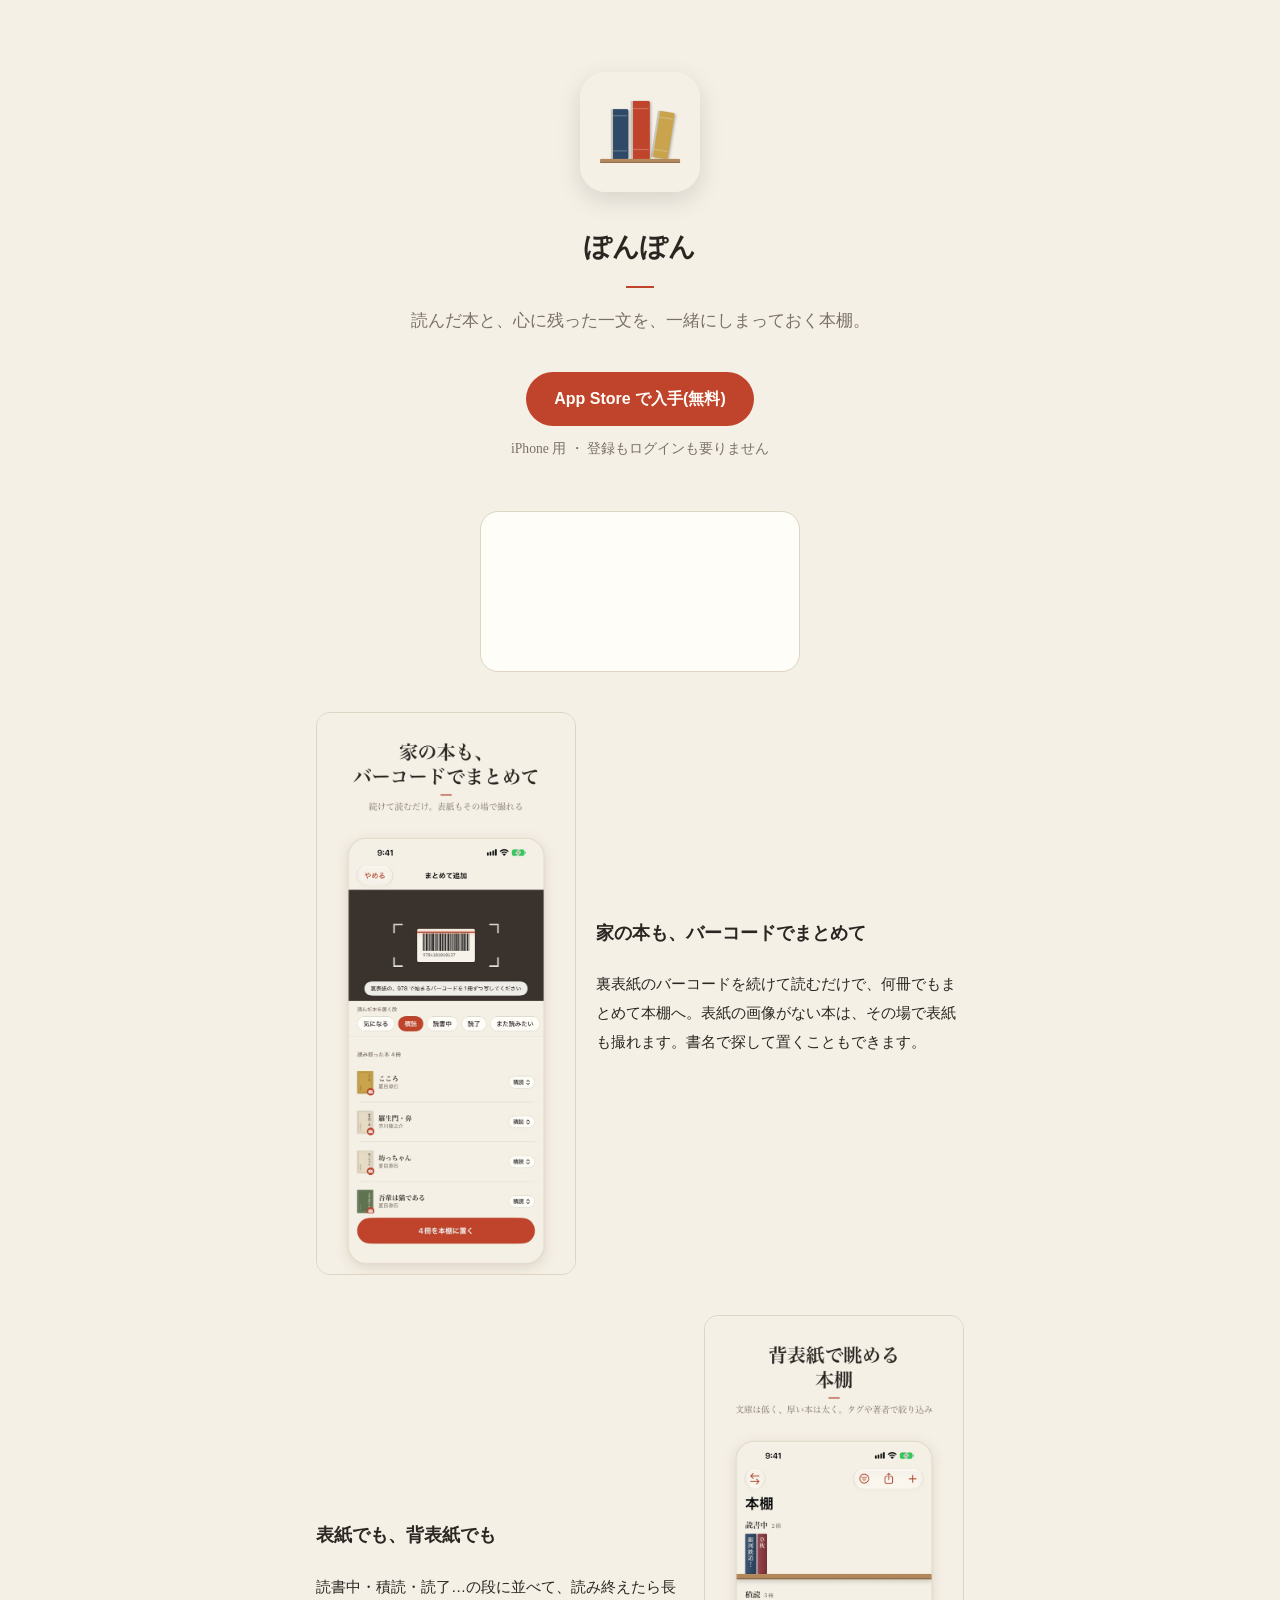
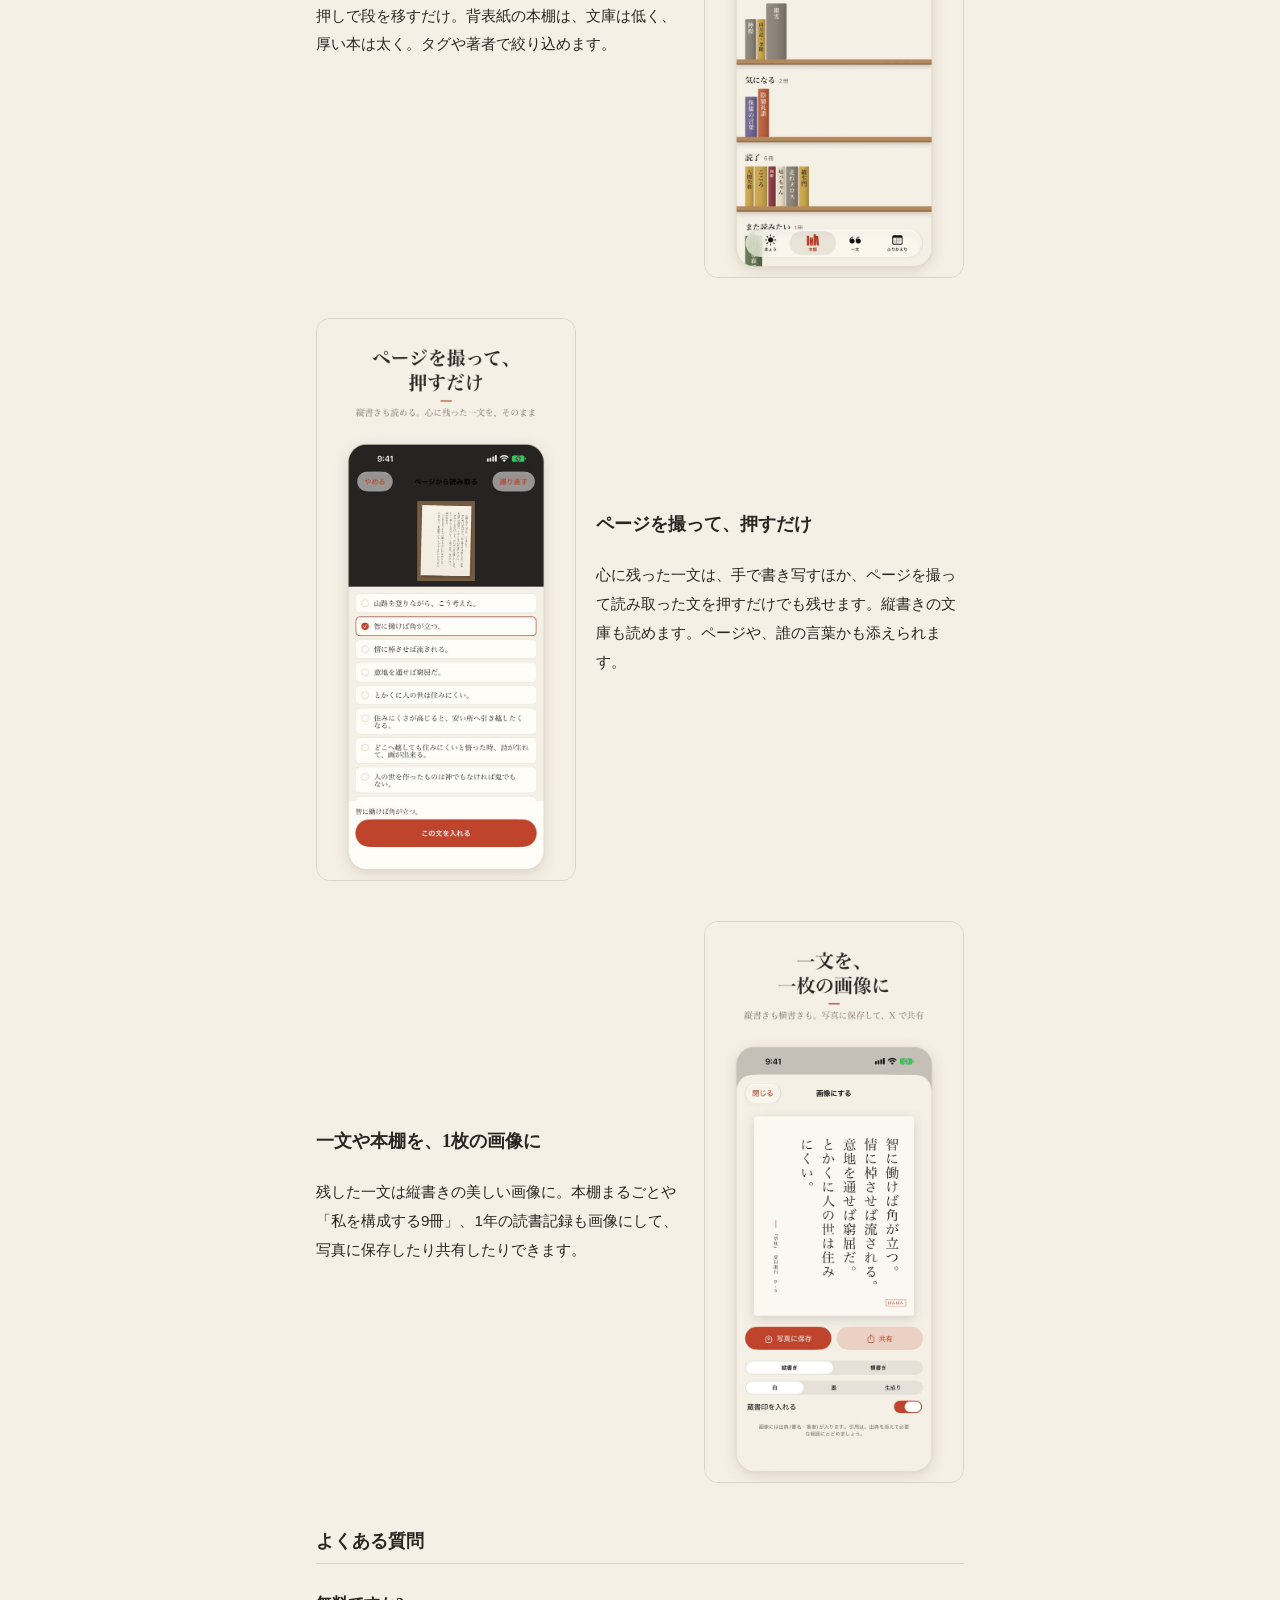
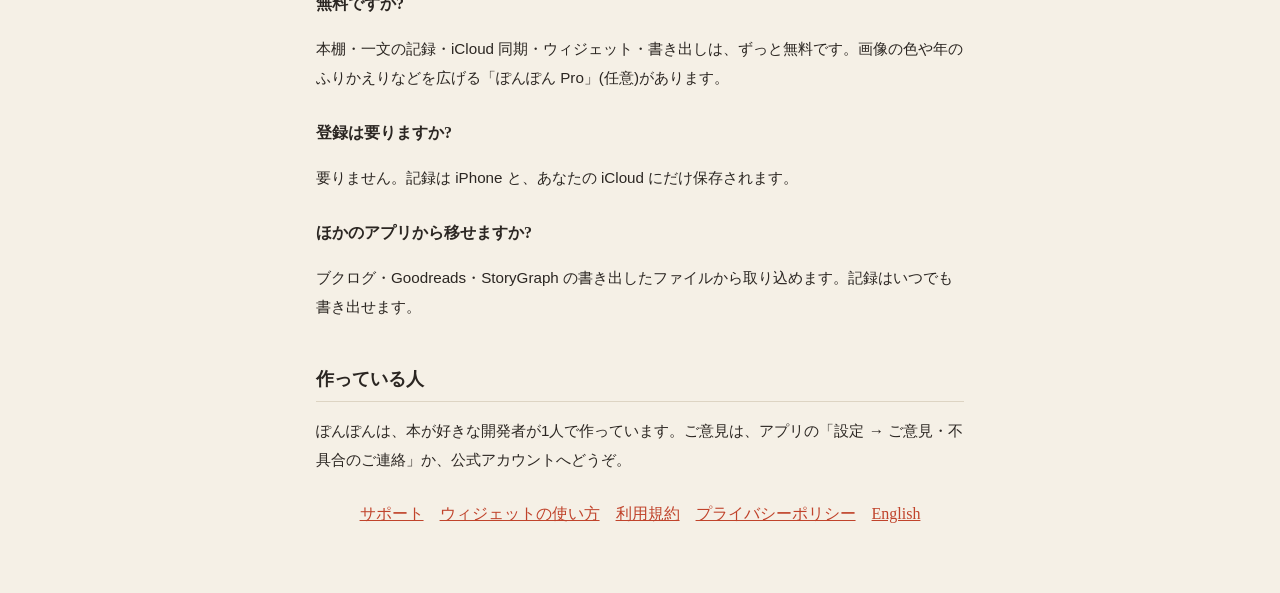
<file: index.html>
<!doctype html>
<html lang="ja">
<head>
<meta charset="utf-8">
<meta name="viewport" content="width=device-width, initial-scale=1">
<title>ぽんぽん — 読書記録と、心に残る一文の本棚</title>
<meta name="description" content="家の本はバーコードでまとめて本棚へ。ページを撮って、心に残った一文を残す。iPhone の読書記録アプリ「ぽんぽん」(無料)。">
<meta property="og:title" content="ぽんぽん — 読書記録と、心に残る一文の本棚">
<meta property="og:description" content="家の本はバーコードでまとめて本棚へ。ページを撮って、心に残った一文を残す。iPhone の読書記録アプリ(無料)。">
<meta property="og:image" content="https://mt-st1.github.io/ponpon-site/media/01-shelf.jpg">
<meta name="twitter:card" content="summary_large_image">
<link rel="stylesheet" href="style.css">
</head>
<body>
<main class="lp">
<div class="hero">
<img src="icon.png" alt="ぽんぽんのアイコン">
<h1>ぽんぽん</h1>
<p>読んだ本と、心に残った一文を、一緒にしまっておく本棚。</p>
<a class="cta" href="https://apps.apple.com/jp/app/id6837372517?pt=129188312&amp;ct=site&amp;mt=8">App Store で入手(無料)</a>
<p class="note">iPhone 用 ・ 登録もログインも要りません</p>
</div>

<video class="demo" src="media/tour.mp4" autoplay muted loop playsinline aria-label="ぽんぽんでできることの紹介動画"></video>

<section class="feature">
<img src="media/02-bulk.jpg" alt="バーコードを続けて読んで、本をまとめて本棚に置く画面" loading="lazy">
<div><h2>家の本も、バーコードでまとめて</h2>
<p>裏表紙のバーコードを続けて読むだけで、何冊でもまとめて本棚へ。表紙の画像がない本は、その場で表紙も撮れます。書名で探して置くこともできます。</p></div>
</section>

<section class="feature">
<img src="media/04-spines.jpg" alt="背表紙が並ぶ本棚の画面" loading="lazy">
<div><h2>表紙でも、背表紙でも</h2>
<p>読書中・積読・読了…の段に並べて、読み終えたら長押しで段を移すだけ。背表紙の本棚は、文庫は低く、厚い本は太く。タグや著者で絞り込めます。</p></div>
</section>

<section class="feature">
<img src="media/03-scan.jpg" alt="ページの写真から読み取った文を押して選ぶ画面" loading="lazy">
<div><h2>ページを撮って、押すだけ</h2>
<p>心に残った一文は、手で書き写すほか、ページを撮って読み取った文を押すだけでも残せます。縦書きの文庫も読めます。ページや、誰の言葉かも添えられます。</p></div>
</section>

<section class="feature">
<img src="media/05-quote-image.jpg" alt="一文を縦書きの画像にする画面" loading="lazy">
<div><h2>一文や本棚を、1枚の画像に</h2>
<p>残した一文は縦書きの美しい画像に。本棚まるごとや「私を構成する9冊」、1年の読書記録も画像にして、写真に保存したり共有したりできます。</p></div>
</section>

<section>
<h2>よくある質問</h2>
<h3>無料ですか?</h3>
<p>本棚・一文の記録・iCloud 同期・ウィジェット・書き出しは、ずっと無料です。画像の色や年のふりかえりなどを広げる「ぽんぽん Pro」(任意)があります。</p>
<h3>登録は要りますか?</h3>
<p>要りません。記録は iPhone と、あなたの iCloud にだけ保存されます。</p>
<h3>ほかのアプリから移せますか?</h3>
<p>ブクログ・Goodreads・StoryGraph の書き出したファイルから取り込めます。記録はいつでも書き出せます。</p>
</section>

<section class="maker">
<h2>作っている人</h2>
<p>ぽんぽんは、本が好きな開発者が1人で作っています。ご意見は、アプリの「設定 → ご意見・不具合のご連絡」か、公式アカウントへどうぞ。</p>
</section>

<div class="links">
<a href="support.html">サポート</a>
<a href="widgets.html">ウィジェットの使い方</a>
<a href="terms.html">利用規約</a>
<a href="privacy.html">プライバシーポリシー</a>
<a href="en/">English</a>
</div>
</main>
</body>
</html>
</file>
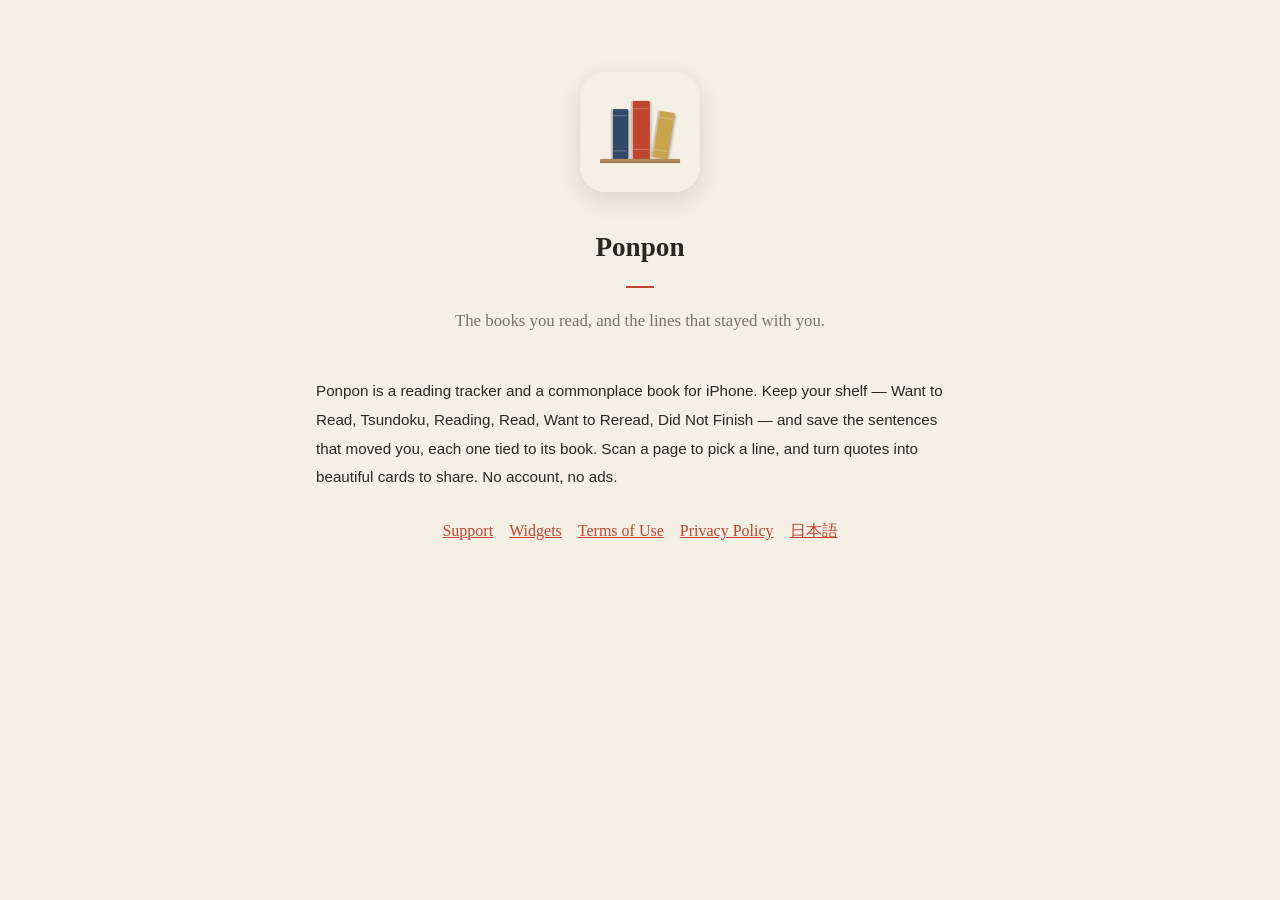
<file: en/index.html>
<!doctype html>
<html lang="en">
<head>
<meta charset="utf-8">
<meta name="viewport" content="width=device-width, initial-scale=1">
<title>Ponpon — Book Quotes Journal</title>
<meta name="description" content="A quiet place for the books you read and the lines that stayed with you. A reading tracker and quote journal for iPhone.">
<link rel="stylesheet" href="../style.css">
</head>
<body>
<main>
<div class="hero">
<img src="../icon.png" alt="Ponpon app icon">
<h1>Ponpon</h1>
<p>The books you read, and the lines that stayed with you.</p>
</div>
<p>Ponpon is a reading tracker and a commonplace book for iPhone. Keep your shelf — Want to Read, Tsundoku, Reading, Read, Want to Reread, Did Not Finish — and save the sentences that moved you, each one tied to its book. Scan a page to pick a line, and turn quotes into beautiful cards to share. No account, no ads.</p>
<div class="links">
<a href="support.html">Support</a>
<a href="widgets.html">Widgets</a>
<a href="terms.html">Terms of Use</a>
<a href="privacy.html">Privacy Policy</a>
<a href="../">日本語</a>
</div>
</main>
</body>
</html>
</file>
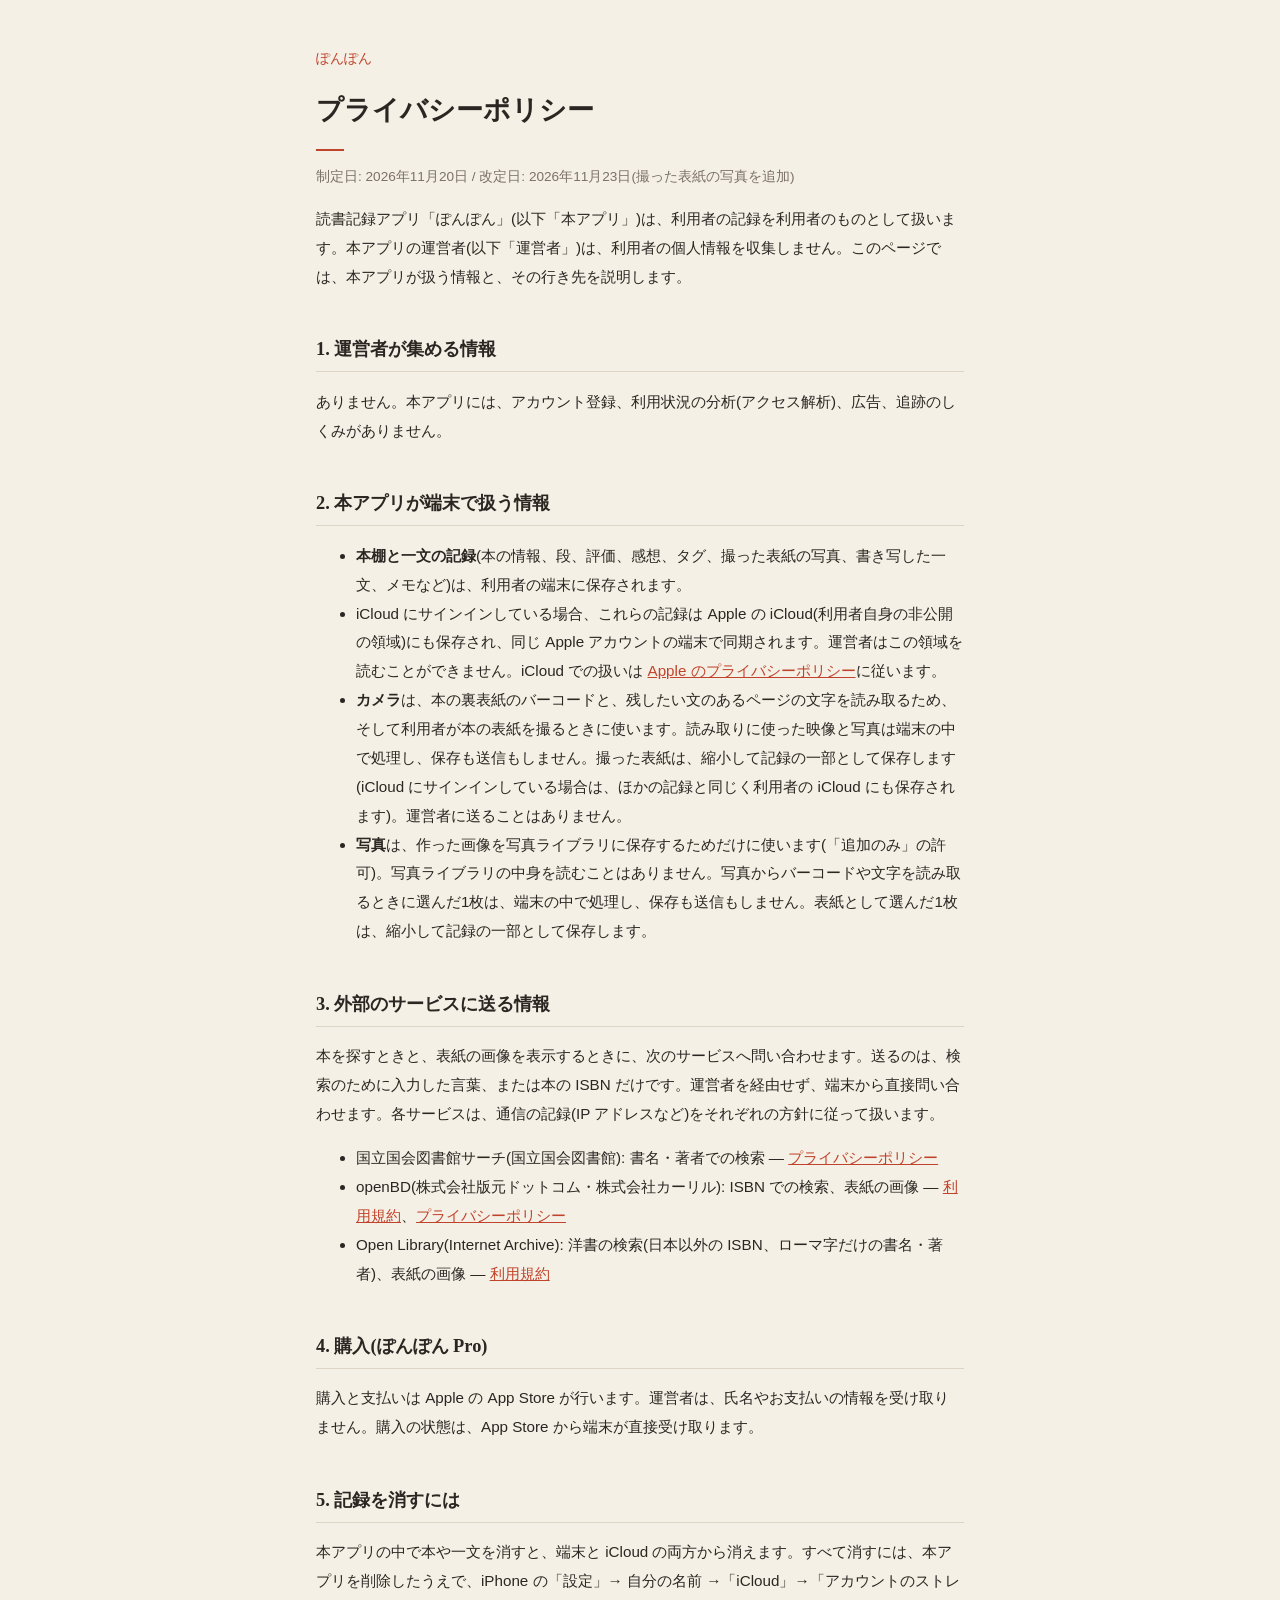
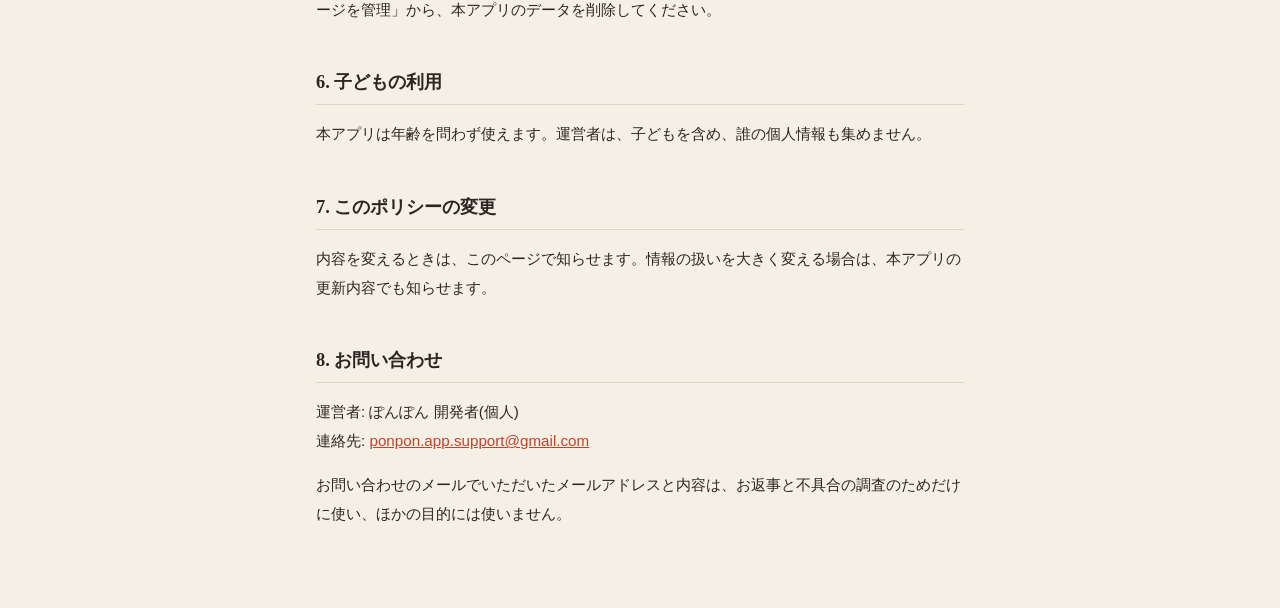
<file: privacy.html>
<!doctype html>
<html lang="ja">
<head>
<meta charset="utf-8">
<meta name="viewport" content="width=device-width, initial-scale=1">
<title>プライバシーポリシー | ぽんぽん</title>
<link rel="stylesheet" href="style.css">
</head>
<body>
<main>
<p class="back"><a href="./">ぽんぽん</a></p>
<h1>プライバシーポリシー</h1>
<p class="meta">制定日: 2026年11月20日 / 改定日: 2026年11月23日(撮った表紙の写真を追加)</p>

<p>読書記録アプリ「ぽんぽん」(以下「本アプリ」)は、利用者の記録を利用者のものとして扱います。本アプリの運営者(以下「運営者」)は、利用者の個人情報を収集しません。このページでは、本アプリが扱う情報と、その行き先を説明します。</p>

<h2>1. 運営者が集める情報</h2>
<p>ありません。本アプリには、アカウント登録、利用状況の分析(アクセス解析)、広告、追跡のしくみがありません。</p>

<h2>2. 本アプリが端末で扱う情報</h2>
<ul>
<li><strong>本棚と一文の記録</strong>(本の情報、段、評価、感想、タグ、撮った表紙の写真、書き写した一文、メモなど)は、利用者の端末に保存されます。</li>
<li>iCloud にサインインしている場合、これらの記録は Apple の iCloud(利用者自身の非公開の領域)にも保存され、同じ Apple アカウントの端末で同期されます。運営者はこの領域を読むことができません。iCloud での扱いは <a href="https://www.apple.com/jp/legal/privacy/">Apple のプライバシーポリシー</a>に従います。</li>
<li><strong>カメラ</strong>は、本の裏表紙のバーコードと、残したい文のあるページの文字を読み取るため、そして利用者が本の表紙を撮るときに使います。読み取りに使った映像と写真は端末の中で処理し、保存も送信もしません。撮った表紙は、縮小して記録の一部として保存します(iCloud にサインインしている場合は、ほかの記録と同じく利用者の iCloud にも保存されます)。運営者に送ることはありません。</li>
<li><strong>写真</strong>は、作った画像を写真ライブラリに保存するためだけに使います(「追加のみ」の許可)。写真ライブラリの中身を読むことはありません。写真からバーコードや文字を読み取るときに選んだ1枚は、端末の中で処理し、保存も送信もしません。表紙として選んだ1枚は、縮小して記録の一部として保存します。</li>
</ul>

<h2>3. 外部のサービスに送る情報</h2>
<p>本を探すときと、表紙の画像を表示するときに、次のサービスへ問い合わせます。送るのは、検索のために入力した言葉、または本の ISBN だけです。運営者を経由せず、端末から直接問い合わせます。各サービスは、通信の記録(IP アドレスなど)をそれぞれの方針に従って扱います。</p>
<ul>
<li>国立国会図書館サーチ(国立国会図書館): 書名・著者での検索 — <a href="https://ndlsearch.ndl.go.jp/site/privacy-policy">プライバシーポリシー</a></li>
<li>openBD(株式会社版元ドットコム・株式会社カーリル): ISBN での検索、表紙の画像 — <a href="https://openbd.jp/terms/">利用規約</a>、<a href="https://calil.jp/doc/privacy.html">プライバシーポリシー</a></li>
<li>Open Library(Internet Archive): 洋書の検索(日本以外の ISBN、ローマ字だけの書名・著者)、表紙の画像 — <a href="https://archive.org/about/terms.php">利用規約</a></li>
</ul>

<h2>4. 購入(ぽんぽん Pro)</h2>
<p>購入と支払いは Apple の App Store が行います。運営者は、氏名やお支払いの情報を受け取りません。購入の状態は、App Store から端末が直接受け取ります。</p>

<h2 id="delete">5. 記録を消すには</h2>
<p>本アプリの中で本や一文を消すと、端末と iCloud の両方から消えます。すべて消すには、本アプリを削除したうえで、iPhone の「設定」→ 自分の名前 →「iCloud」→「アカウントのストレージを管理」から、本アプリのデータを削除してください。</p>

<h2>6. 子どもの利用</h2>
<p>本アプリは年齢を問わず使えます。運営者は、子どもを含め、誰の個人情報も集めません。</p>

<h2>7. このポリシーの変更</h2>
<p>内容を変えるときは、このページで知らせます。情報の扱いを大きく変える場合は、本アプリの更新内容でも知らせます。</p>

<h2>8. お問い合わせ</h2>
<p>運営者: ぽんぽん 開発者(個人)<br>連絡先: <a href="mailto:ponpon.app.support@gmail.com">ponpon.app.support@gmail.com</a></p>
<p>お問い合わせのメールでいただいたメールアドレスと内容は、お返事と不具合の調査のためだけに使い、ほかの目的には使いません。</p>
</main>
</body>
</html>
</file>
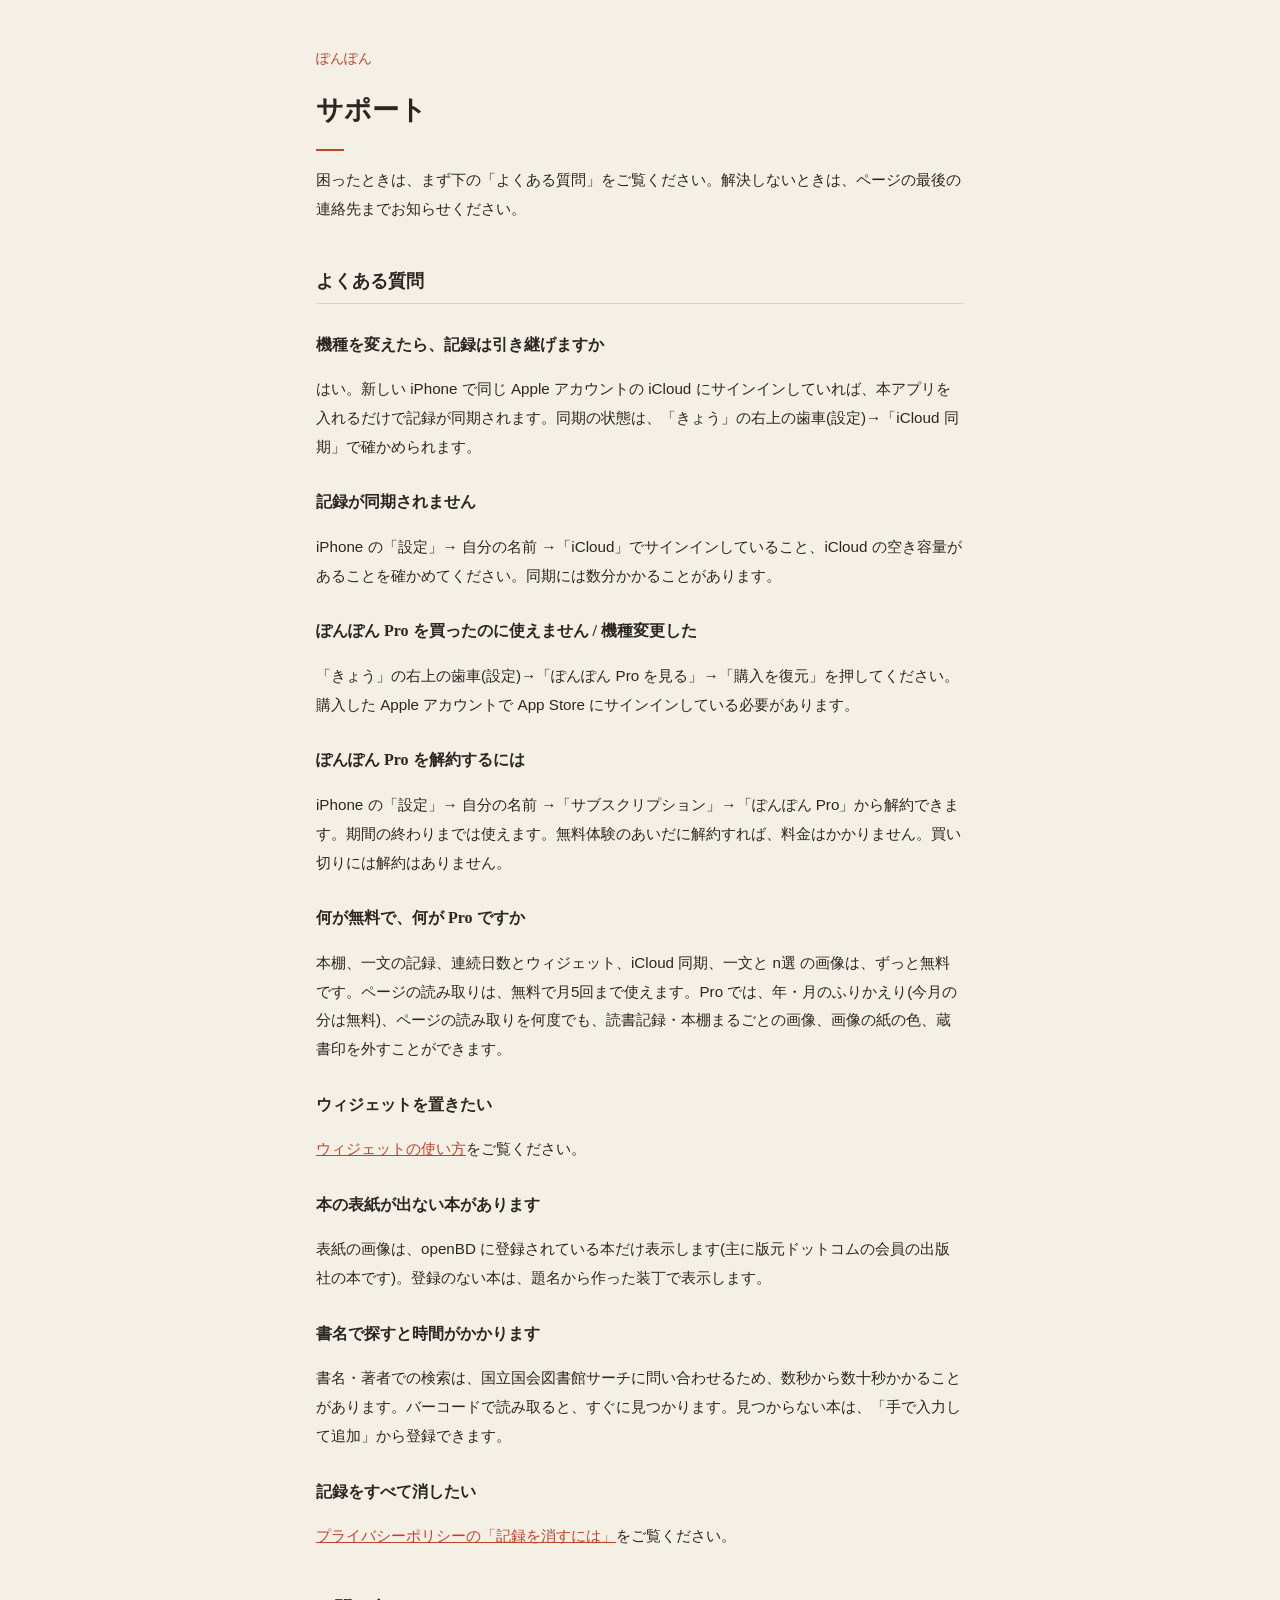
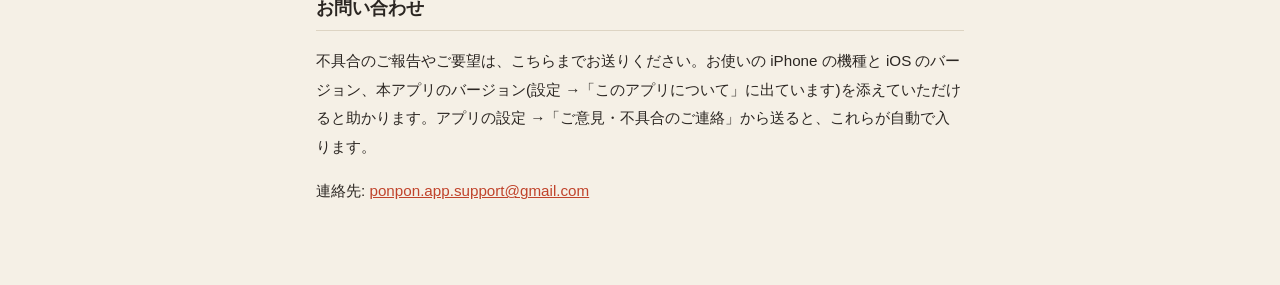
<file: support.html>
<!doctype html>
<html lang="ja">
<head>
<meta charset="utf-8">
<meta name="viewport" content="width=device-width, initial-scale=1">
<title>サポート | ぽんぽん</title>
<link rel="stylesheet" href="style.css">
</head>
<body>
<main>
<p class="back"><a href="./">ぽんぽん</a></p>
<h1>サポート</h1>
<p>困ったときは、まず下の「よくある質問」をご覧ください。解決しないときは、ページの最後の連絡先までお知らせください。</p>

<h2>よくある質問</h2>

<h3>機種を変えたら、記録は引き継げますか</h3>
<p>はい。新しい iPhone で同じ Apple アカウントの iCloud にサインインしていれば、本アプリを入れるだけで記録が同期されます。同期の状態は、「きょう」の右上の歯車(設定)→「iCloud 同期」で確かめられます。</p>

<h3>記録が同期されません</h3>
<p>iPhone の「設定」→ 自分の名前 →「iCloud」でサインインしていること、iCloud の空き容量があることを確かめてください。同期には数分かかることがあります。</p>

<h3>ぽんぽん Pro を買ったのに使えません / 機種変更した</h3>
<p>「きょう」の右上の歯車(設定)→「ぽんぽん Pro を見る」→「購入を復元」を押してください。購入した Apple アカウントで App Store にサインインしている必要があります。</p>

<h3>ぽんぽん Pro を解約するには</h3>
<p>iPhone の「設定」→ 自分の名前 →「サブスクリプション」→「ぽんぽん Pro」から解約できます。期間の終わりまでは使えます。無料体験のあいだに解約すれば、料金はかかりません。買い切りには解約はありません。</p>

<h3>何が無料で、何が Pro ですか</h3>
<p>本棚、一文の記録、連続日数とウィジェット、iCloud 同期、一文と n選 の画像は、ずっと無料です。ページの読み取りは、無料で月5回まで使えます。Pro では、年・月のふりかえり(今月の分は無料)、ページの読み取りを何度でも、読書記録・本棚まるごとの画像、画像の紙の色、蔵書印を外すことができます。</p>

<h3>ウィジェットを置きたい</h3>
<p><a href="widgets.html">ウィジェットの使い方</a>をご覧ください。</p>

<h3>本の表紙が出ない本があります</h3>
<p>表紙の画像は、openBD に登録されている本だけ表示します(主に版元ドットコムの会員の出版社の本です)。登録のない本は、題名から作った装丁で表示します。</p>

<h3>書名で探すと時間がかかります</h3>
<p>書名・著者での検索は、国立国会図書館サーチに問い合わせるため、数秒から数十秒かかることがあります。バーコードで読み取ると、すぐに見つかります。見つからない本は、「手で入力して追加」から登録できます。</p>

<h3>記録をすべて消したい</h3>
<p><a href="privacy.html#delete">プライバシーポリシーの「記録を消すには」</a>をご覧ください。</p>

<h2>お問い合わせ</h2>
<p>不具合のご報告やご要望は、こちらまでお送りください。お使いの iPhone の機種と iOS のバージョン、本アプリのバージョン(設定 →「このアプリについて」に出ています)を添えていただけると助かります。アプリの設定 →「ご意見・不具合のご連絡」から送ると、これらが自動で入ります。</p>
<p>連絡先: <a href="mailto:ponpon.app.support@gmail.com">ponpon.app.support@gmail.com</a></p>
</main>
</body>
</html>
</file>
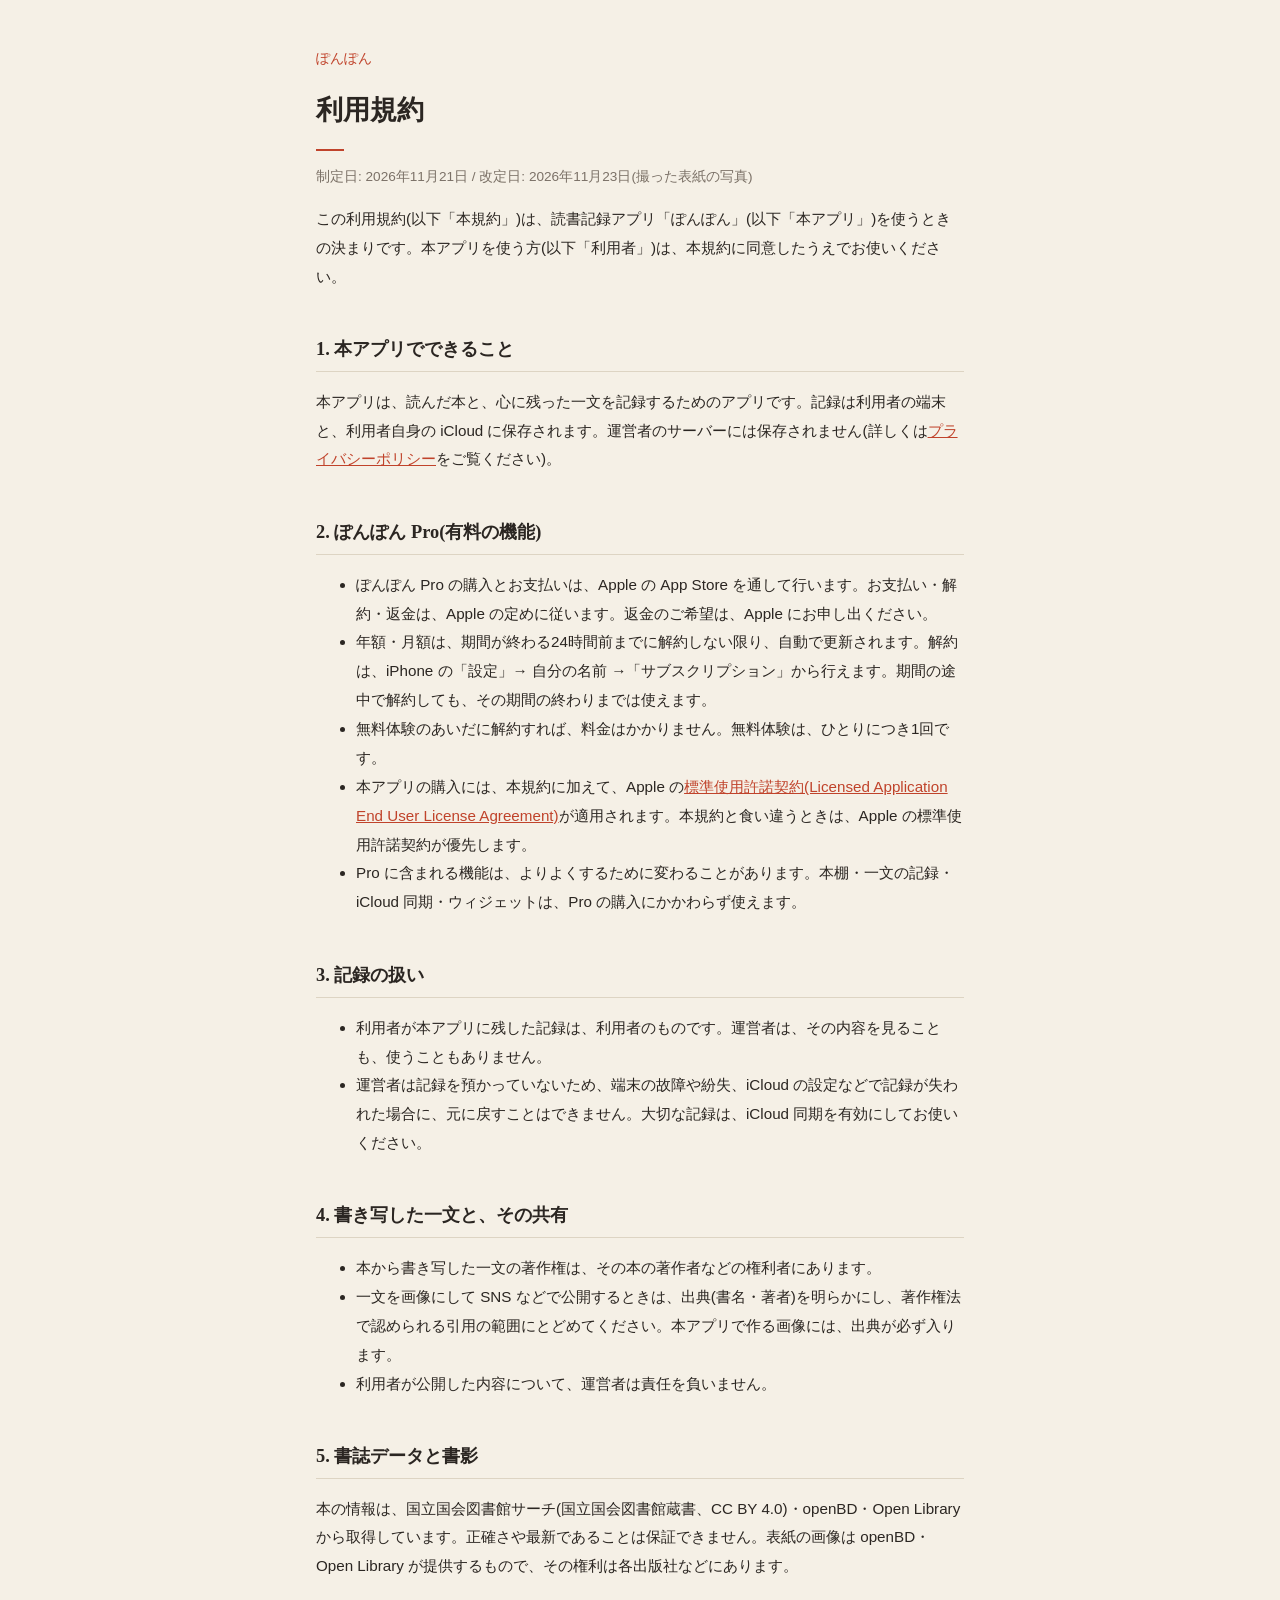
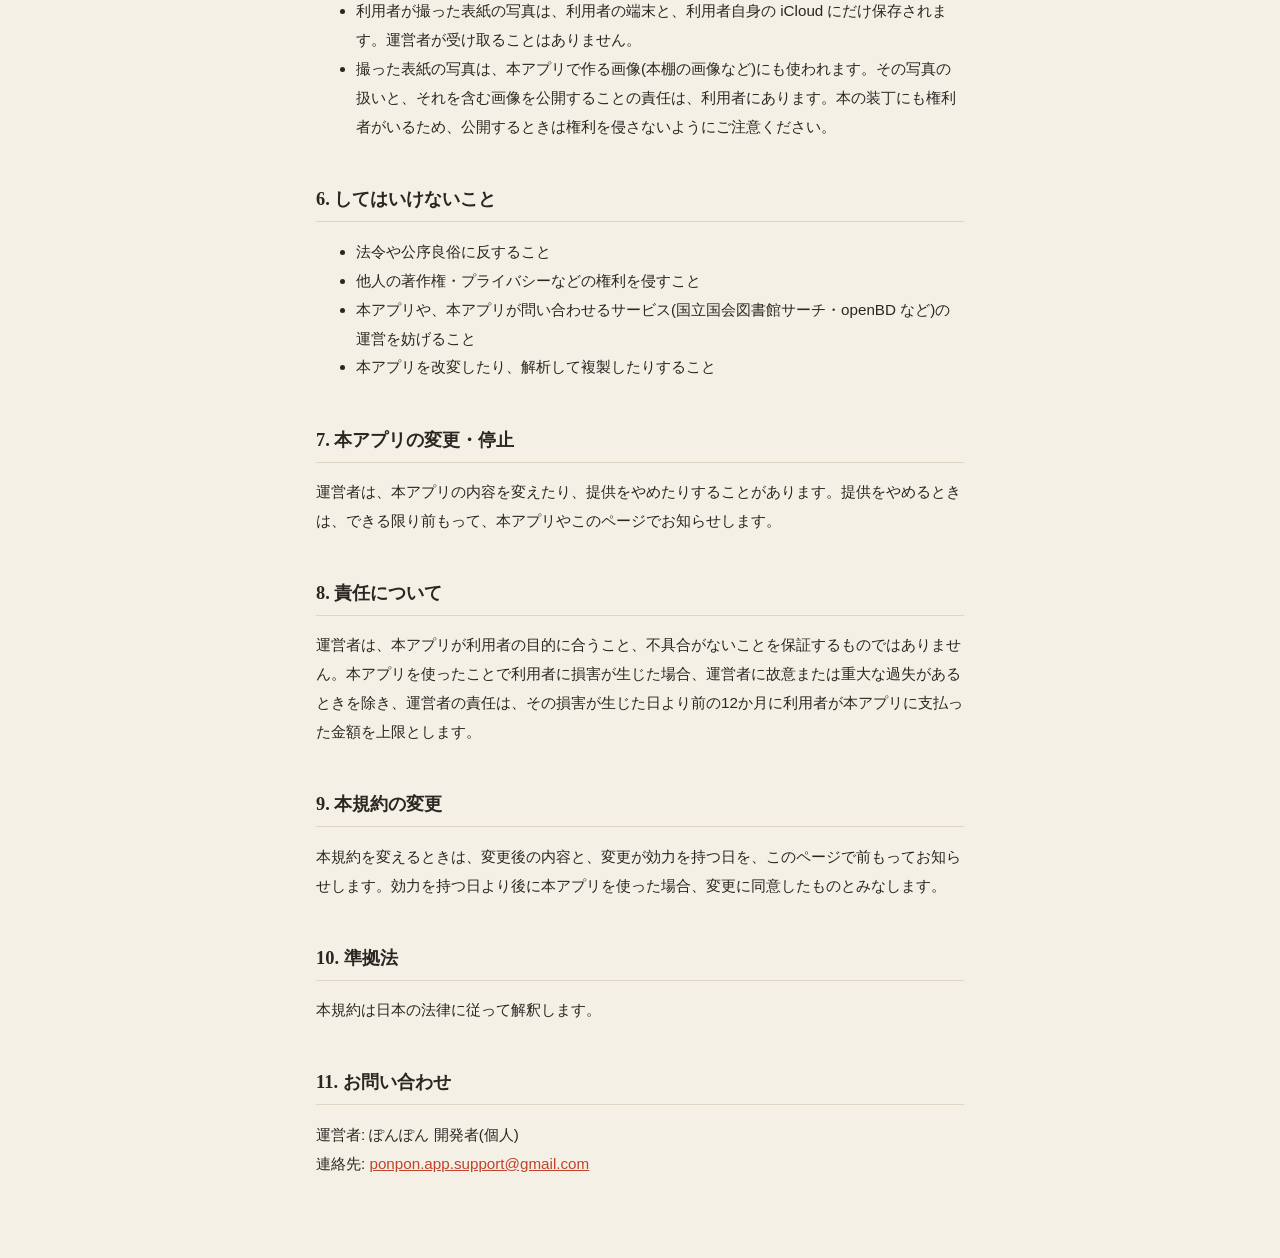
<file: terms.html>
<!doctype html>
<html lang="ja">
<head>
<meta charset="utf-8">
<meta name="viewport" content="width=device-width, initial-scale=1">
<title>利用規約 | ぽんぽん</title>
<link rel="stylesheet" href="style.css">
</head>
<body>
<main>
<p class="back"><a href="./">ぽんぽん</a></p>
<h1>利用規約</h1>
<p class="meta">制定日: 2026年11月21日 / 改定日: 2026年11月23日(撮った表紙の写真)</p>

<p>この利用規約(以下「本規約」)は、読書記録アプリ「ぽんぽん」(以下「本アプリ」)を使うときの決まりです。本アプリを使う方(以下「利用者」)は、本規約に同意したうえでお使いください。</p>

<h2>1. 本アプリでできること</h2>
<p>本アプリは、読んだ本と、心に残った一文を記録するためのアプリです。記録は利用者の端末と、利用者自身の iCloud に保存されます。運営者のサーバーには保存されません(詳しくは<a href="privacy.html">プライバシーポリシー</a>をご覧ください)。</p>

<h2>2. ぽんぽん Pro(有料の機能)</h2>
<ul>
<li>ぽんぽん Pro の購入とお支払いは、Apple の App Store を通して行います。お支払い・解約・返金は、Apple の定めに従います。返金のご希望は、Apple にお申し出ください。</li>
<li>年額・月額は、期間が終わる24時間前までに解約しない限り、自動で更新されます。解約は、iPhone の「設定」→ 自分の名前 →「サブスクリプション」から行えます。期間の途中で解約しても、その期間の終わりまでは使えます。</li>
<li>無料体験のあいだに解約すれば、料金はかかりません。無料体験は、ひとりにつき1回です。</li>
<li>本アプリの購入には、本規約に加えて、Apple の<a href="https://www.apple.com/legal/internet-services/itunes/dev/stdeula/">標準使用許諾契約(Licensed Application End User License Agreement)</a>が適用されます。本規約と食い違うときは、Apple の標準使用許諾契約が優先します。</li>
<li>Pro に含まれる機能は、よりよくするために変わることがあります。本棚・一文の記録・iCloud 同期・ウィジェットは、Pro の購入にかかわらず使えます。</li>
</ul>

<h2>3. 記録の扱い</h2>
<ul>
<li>利用者が本アプリに残した記録は、利用者のものです。運営者は、その内容を見ることも、使うこともありません。</li>
<li>運営者は記録を預かっていないため、端末の故障や紛失、iCloud の設定などで記録が失われた場合に、元に戻すことはできません。大切な記録は、iCloud 同期を有効にしてお使いください。</li>
</ul>

<h2>4. 書き写した一文と、その共有</h2>
<ul>
<li>本から書き写した一文の著作権は、その本の著作者などの権利者にあります。</li>
<li>一文を画像にして SNS などで公開するときは、出典(書名・著者)を明らかにし、著作権法で認められる引用の範囲にとどめてください。本アプリで作る画像には、出典が必ず入ります。</li>
<li>利用者が公開した内容について、運営者は責任を負いません。</li>
</ul>

<h2>5. 書誌データと書影</h2>
<p>本の情報は、国立国会図書館サーチ(国立国会図書館蔵書、CC BY 4.0)・openBD・Open Library から取得しています。正確さや最新であることは保証できません。表紙の画像は openBD・Open Library が提供するもので、その権利は各出版社などにあります。</p>
<ul>
<li>利用者が撮った表紙の写真は、利用者の端末と、利用者自身の iCloud にだけ保存されます。運営者が受け取ることはありません。</li>
<li>撮った表紙の写真は、本アプリで作る画像(本棚の画像など)にも使われます。その写真の扱いと、それを含む画像を公開することの責任は、利用者にあります。本の装丁にも権利者がいるため、公開するときは権利を侵さないようにご注意ください。</li>
</ul>

<h2>6. してはいけないこと</h2>
<ul>
<li>法令や公序良俗に反すること</li>
<li>他人の著作権・プライバシーなどの権利を侵すこと</li>
<li>本アプリや、本アプリが問い合わせるサービス(国立国会図書館サーチ・openBD など)の運営を妨げること</li>
<li>本アプリを改変したり、解析して複製したりすること</li>
</ul>

<h2>7. 本アプリの変更・停止</h2>
<p>運営者は、本アプリの内容を変えたり、提供をやめたりすることがあります。提供をやめるときは、できる限り前もって、本アプリやこのページでお知らせします。</p>

<h2>8. 責任について</h2>
<p>運営者は、本アプリが利用者の目的に合うこと、不具合がないことを保証するものではありません。本アプリを使ったことで利用者に損害が生じた場合、運営者に故意または重大な過失があるときを除き、運営者の責任は、その損害が生じた日より前の12か月に利用者が本アプリに支払った金額を上限とします。</p>

<h2>9. 本規約の変更</h2>
<p>本規約を変えるときは、変更後の内容と、変更が効力を持つ日を、このページで前もってお知らせします。効力を持つ日より後に本アプリを使った場合、変更に同意したものとみなします。</p>

<h2>10. 準拠法</h2>
<p>本規約は日本の法律に従って解釈します。</p>

<h2>11. お問い合わせ</h2>
<p>運営者: ぽんぽん 開発者(個人)<br>連絡先: <a href="mailto:ponpon.app.support@gmail.com">ponpon.app.support@gmail.com</a></p>
</main>
</body>
</html>
</file>
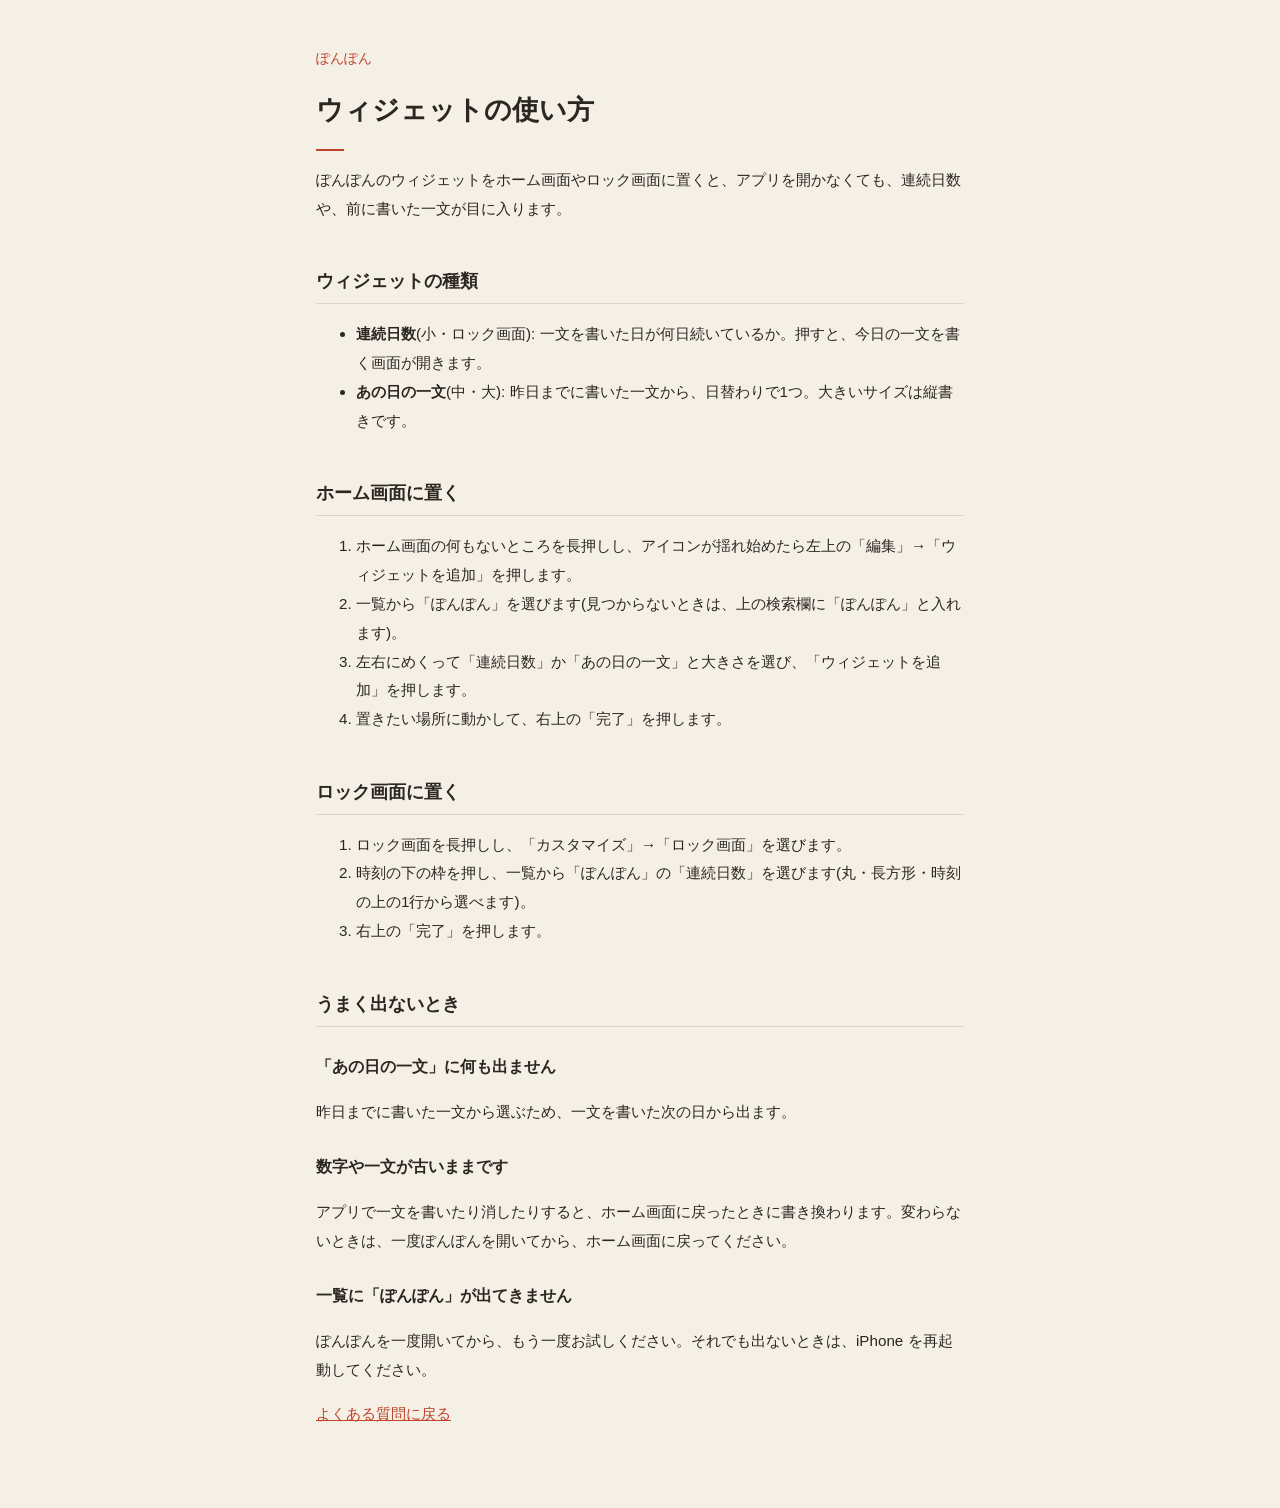
<file: widgets.html>
<!doctype html>
<html lang="ja">
<head>
<meta charset="utf-8">
<meta name="viewport" content="width=device-width, initial-scale=1">
<title>ウィジェットの使い方 | ぽんぽん</title>
<link rel="stylesheet" href="style.css">
</head>
<body>
<main>
<p class="back"><a href="./">ぽんぽん</a></p>
<h1>ウィジェットの使い方</h1>
<p>ぽんぽんのウィジェットをホーム画面やロック画面に置くと、アプリを開かなくても、連続日数や、前に書いた一文が目に入ります。</p>

<h2>ウィジェットの種類</h2>
<ul>
<li><strong>連続日数</strong>(小・ロック画面): 一文を書いた日が何日続いているか。押すと、今日の一文を書く画面が開きます。</li>
<li><strong>あの日の一文</strong>(中・大): 昨日までに書いた一文から、日替わりで1つ。大きいサイズは縦書きです。</li>
</ul>

<h2>ホーム画面に置く</h2>
<ol>
<li>ホーム画面の何もないところを長押しし、アイコンが揺れ始めたら左上の「編集」→「ウィジェットを追加」を押します。</li>
<li>一覧から「ぽんぽん」を選びます(見つからないときは、上の検索欄に「ぽんぽん」と入れます)。</li>
<li>左右にめくって「連続日数」か「あの日の一文」と大きさを選び、「ウィジェットを追加」を押します。</li>
<li>置きたい場所に動かして、右上の「完了」を押します。</li>
</ol>

<h2>ロック画面に置く</h2>
<ol>
<li>ロック画面を長押しし、「カスタマイズ」→「ロック画面」を選びます。</li>
<li>時刻の下の枠を押し、一覧から「ぽんぽん」の「連続日数」を選びます(丸・長方形・時刻の上の1行から選べます)。</li>
<li>右上の「完了」を押します。</li>
</ol>

<h2>うまく出ないとき</h2>
<h3>「あの日の一文」に何も出ません</h3>
<p>昨日までに書いた一文から選ぶため、一文を書いた次の日から出ます。</p>
<h3>数字や一文が古いままです</h3>
<p>アプリで一文を書いたり消したりすると、ホーム画面に戻ったときに書き換わります。変わらないときは、一度ぽんぽんを開いてから、ホーム画面に戻ってください。</p>
<h3>一覧に「ぽんぽん」が出てきません</h3>
<p>ぽんぽんを一度開いてから、もう一度お試しください。それでも出ないときは、iPhone を再起動してください。</p>

<p><a href="support.html">よくある質問に戻る</a></p>
</main>
</body>
</html>
</file>
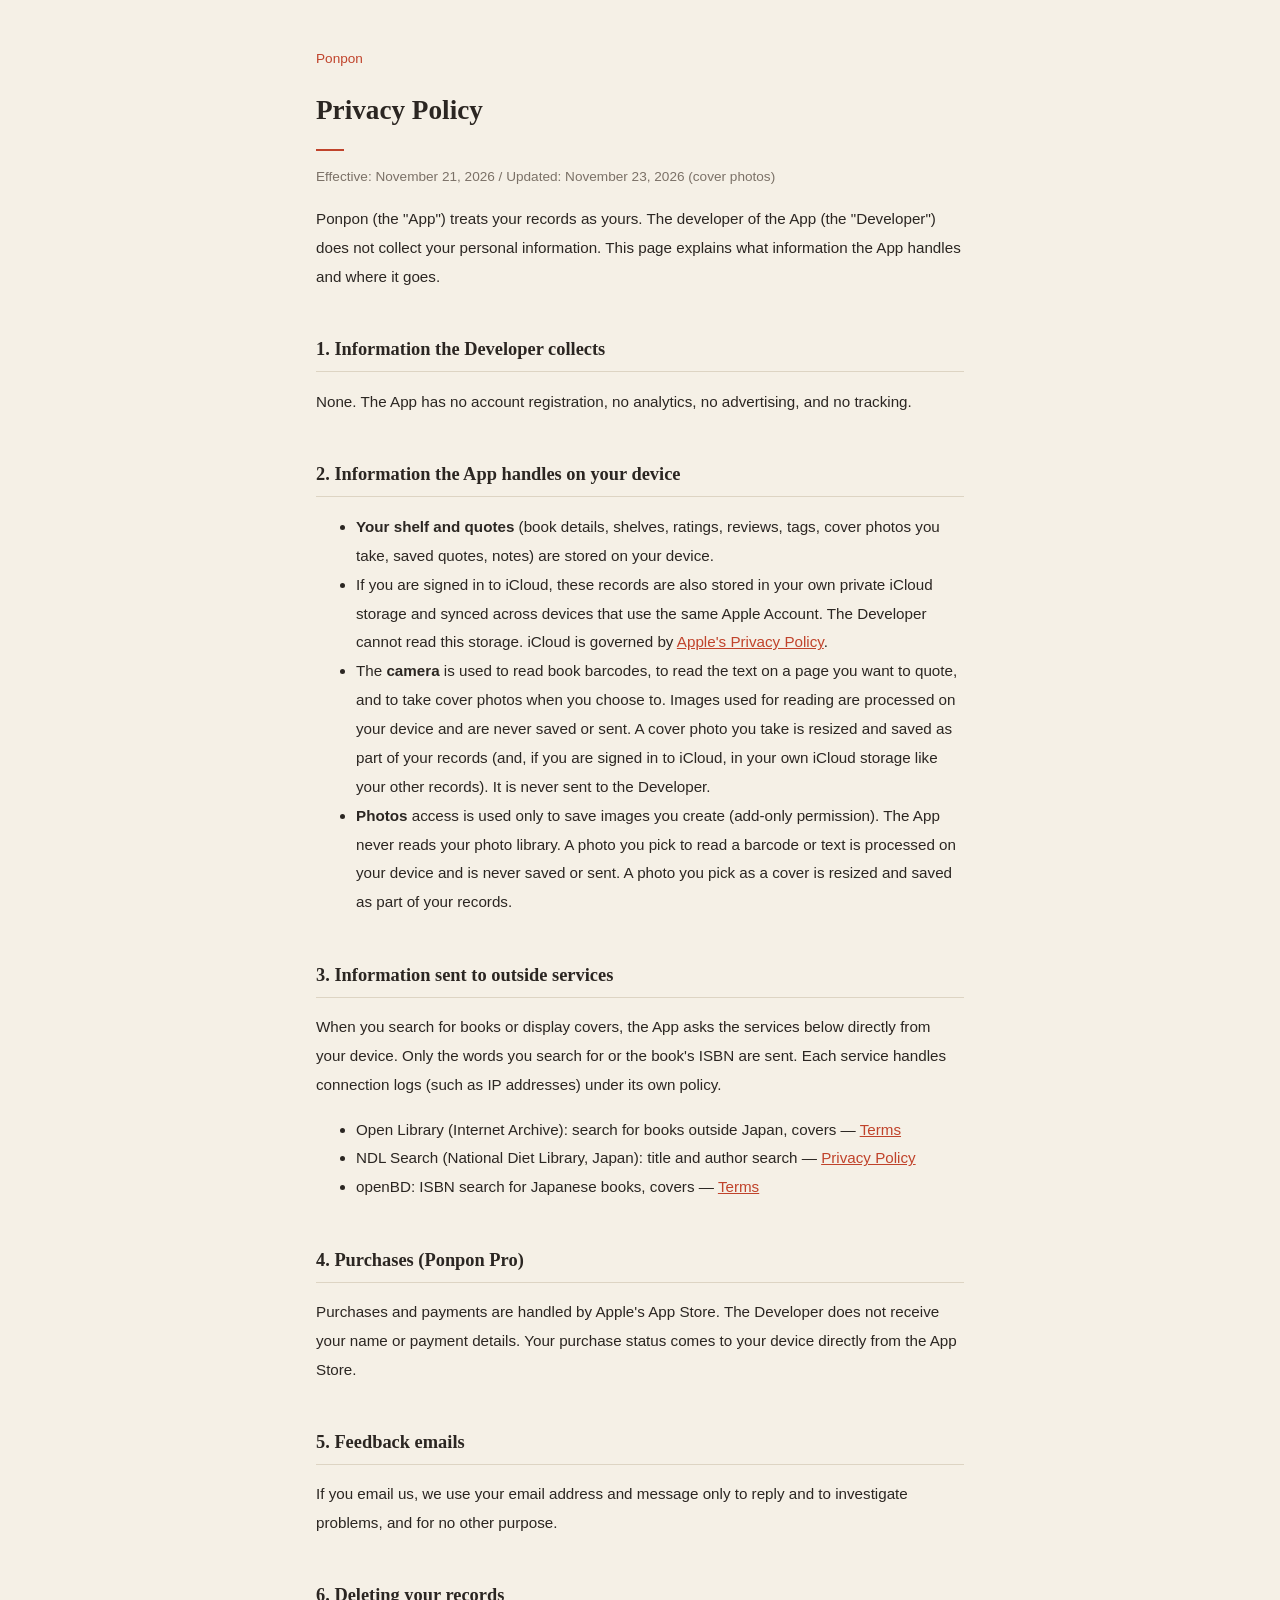
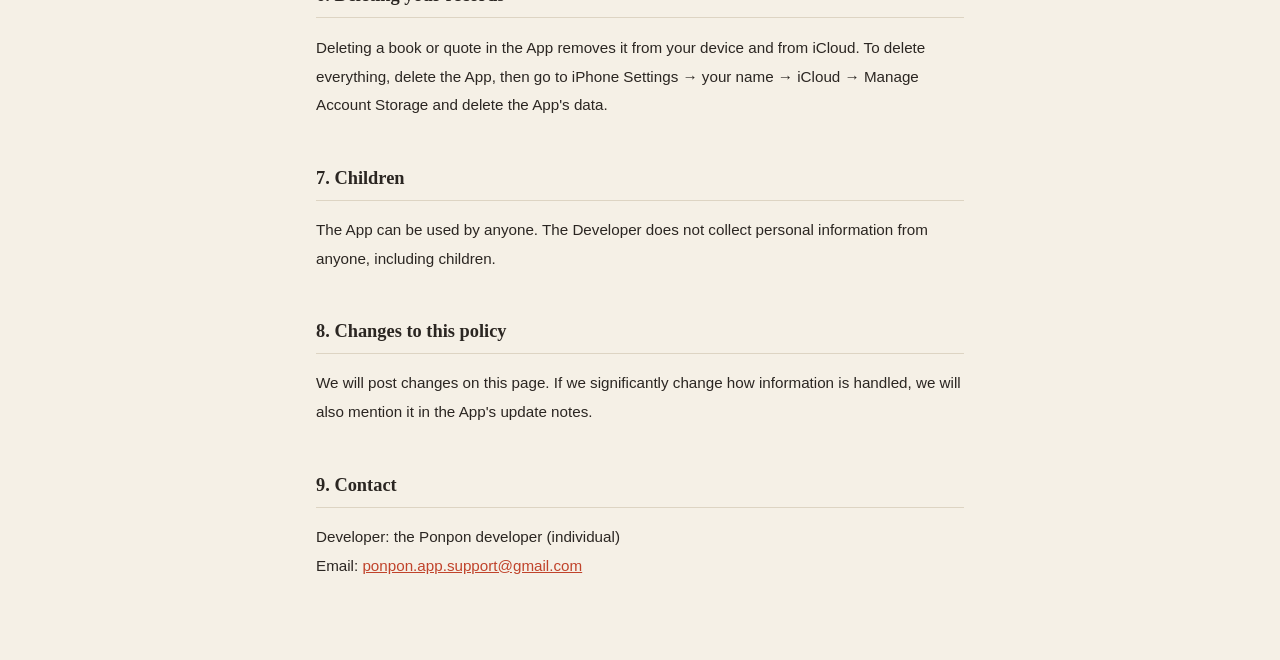
<file: en/privacy.html>
<!doctype html>
<html lang="en">
<head>
<meta charset="utf-8">
<meta name="viewport" content="width=device-width, initial-scale=1">
<title>Privacy Policy | Ponpon</title>
<link rel="stylesheet" href="../style.css">
</head>
<body>
<main>
<p class="back"><a href="./">Ponpon</a></p>
<h1>Privacy Policy</h1>
<p class="meta">Effective: November 21, 2026 / Updated: November 23, 2026 (cover photos)</p>

<p>Ponpon (the "App") treats your records as yours. The developer of the App (the "Developer") does not collect your personal information. This page explains what information the App handles and where it goes.</p>

<h2>1. Information the Developer collects</h2>
<p>None. The App has no account registration, no analytics, no advertising, and no tracking.</p>

<h2>2. Information the App handles on your device</h2>
<ul>
<li><strong>Your shelf and quotes</strong> (book details, shelves, ratings, reviews, tags, cover photos you take, saved quotes, notes) are stored on your device.</li>
<li>If you are signed in to iCloud, these records are also stored in your own private iCloud storage and synced across devices that use the same Apple Account. The Developer cannot read this storage. iCloud is governed by <a href="https://www.apple.com/legal/privacy/">Apple's Privacy Policy</a>.</li>
<li>The <strong>camera</strong> is used to read book barcodes, to read the text on a page you want to quote, and to take cover photos when you choose to. Images used for reading are processed on your device and are never saved or sent. A cover photo you take is resized and saved as part of your records (and, if you are signed in to iCloud, in your own iCloud storage like your other records). It is never sent to the Developer.</li>
<li><strong>Photos</strong> access is used only to save images you create (add-only permission). The App never reads your photo library. A photo you pick to read a barcode or text is processed on your device and is never saved or sent. A photo you pick as a cover is resized and saved as part of your records.</li>
</ul>

<h2>3. Information sent to outside services</h2>
<p>When you search for books or display covers, the App asks the services below directly from your device. Only the words you search for or the book's ISBN are sent. Each service handles connection logs (such as IP addresses) under its own policy.</p>
<ul>
<li>Open Library (Internet Archive): search for books outside Japan, covers — <a href="https://archive.org/about/terms.php">Terms</a></li>
<li>NDL Search (National Diet Library, Japan): title and author search — <a href="https://ndlsearch.ndl.go.jp/site/privacy-policy">Privacy Policy</a></li>
<li>openBD: ISBN search for Japanese books, covers — <a href="https://openbd.jp/terms/">Terms</a></li>
</ul>

<h2>4. Purchases (Ponpon Pro)</h2>
<p>Purchases and payments are handled by Apple's App Store. The Developer does not receive your name or payment details. Your purchase status comes to your device directly from the App Store.</p>

<h2>5. Feedback emails</h2>
<p>If you email us, we use your email address and message only to reply and to investigate problems, and for no other purpose.</p>

<h2 id="delete">6. Deleting your records</h2>
<p>Deleting a book or quote in the App removes it from your device and from iCloud. To delete everything, delete the App, then go to iPhone Settings → your name → iCloud → Manage Account Storage and delete the App's data.</p>

<h2>7. Children</h2>
<p>The App can be used by anyone. The Developer does not collect personal information from anyone, including children.</p>

<h2>8. Changes to this policy</h2>
<p>We will post changes on this page. If we significantly change how information is handled, we will also mention it in the App's update notes.</p>

<h2>9. Contact</h2>
<p>Developer: the Ponpon developer (individual)<br>Email: <a href="mailto:ponpon.app.support@gmail.com">ponpon.app.support@gmail.com</a></p>
</main>
</body>
</html>
</file>
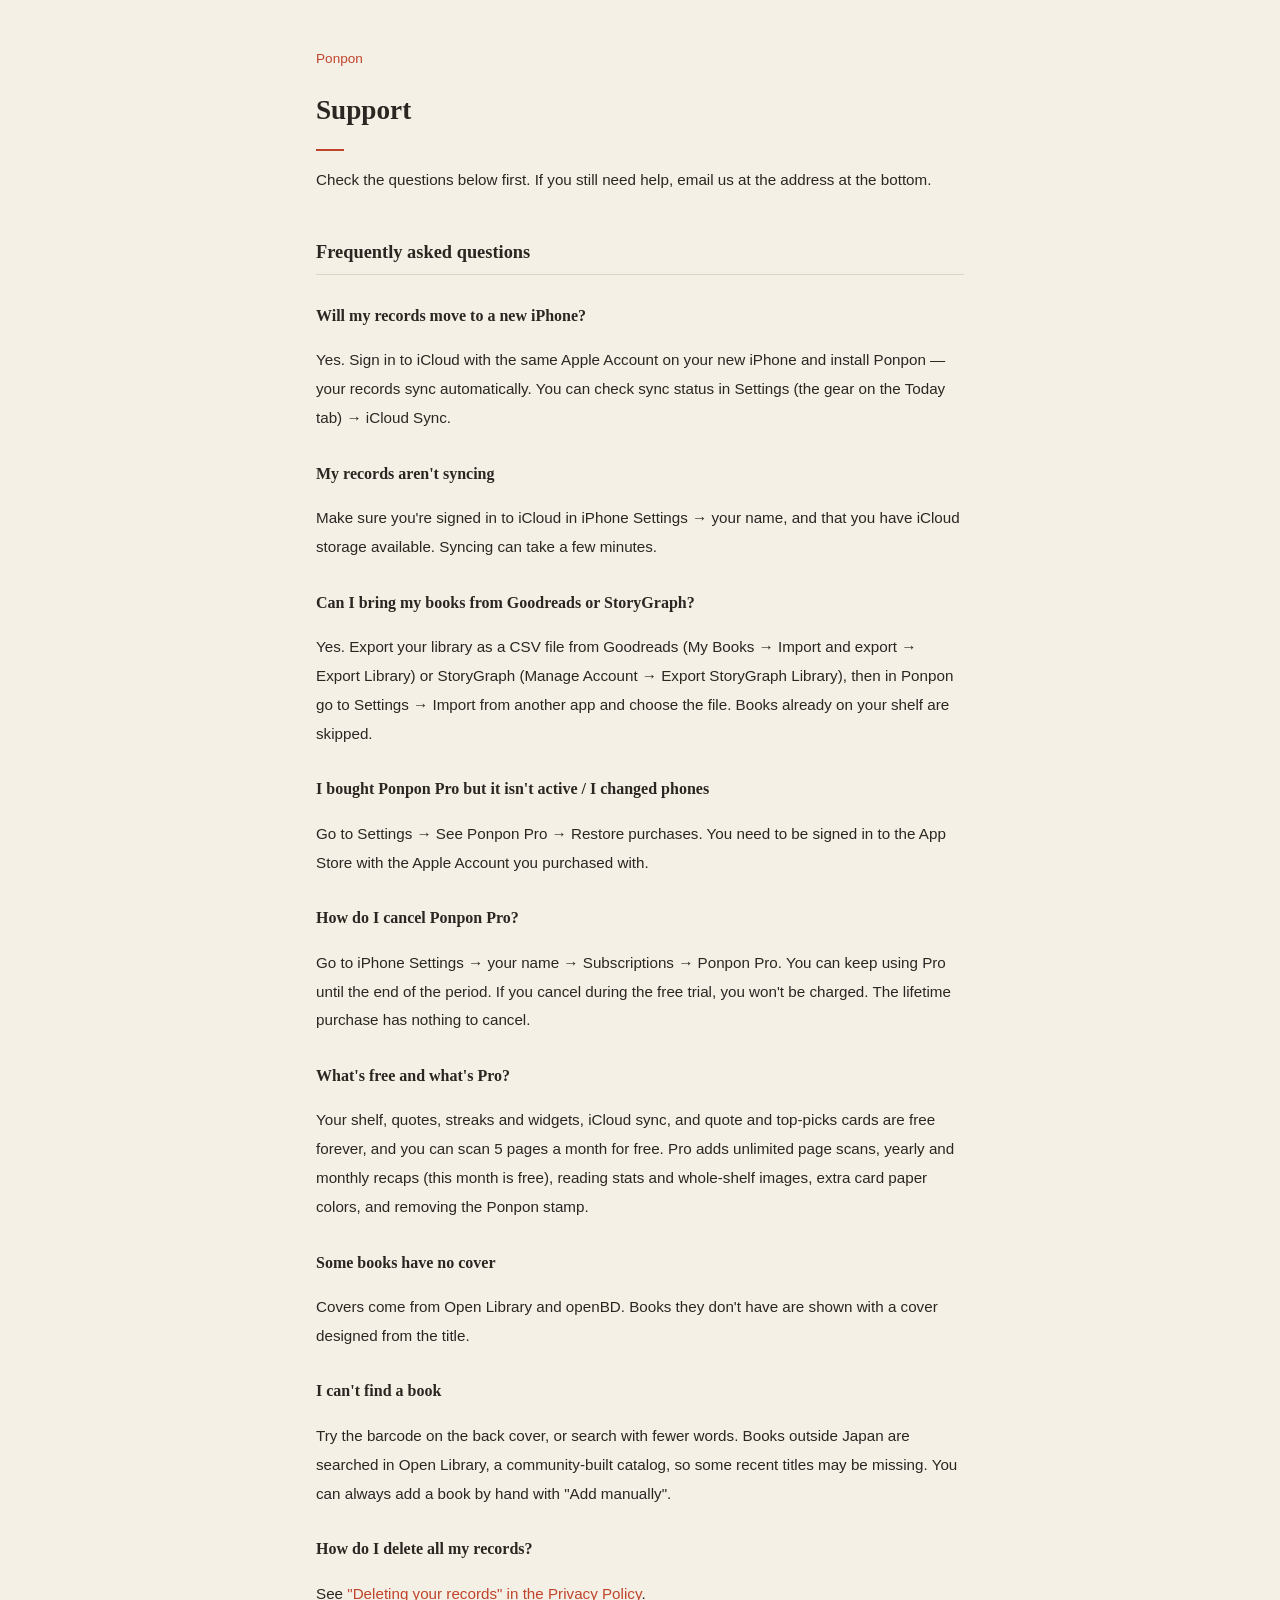
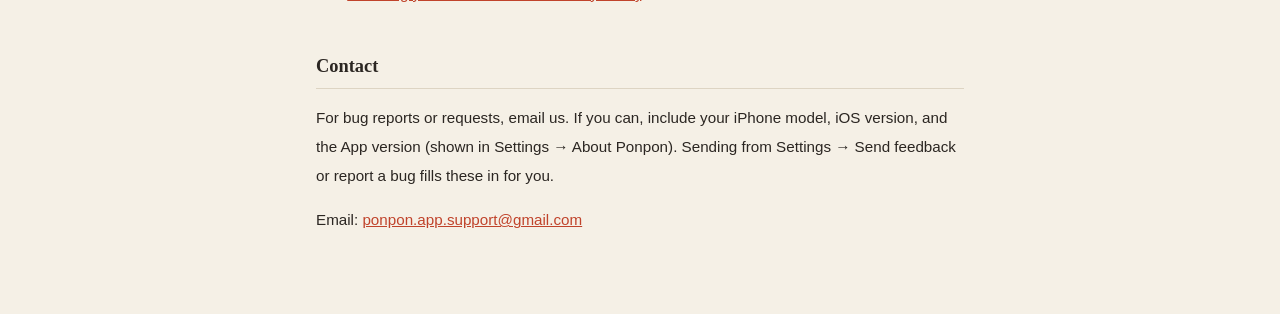
<file: en/support.html>
<!doctype html>
<html lang="en">
<head>
<meta charset="utf-8">
<meta name="viewport" content="width=device-width, initial-scale=1">
<title>Support | Ponpon</title>
<link rel="stylesheet" href="../style.css">
</head>
<body>
<main>
<p class="back"><a href="./">Ponpon</a></p>
<h1>Support</h1>
<p>Check the questions below first. If you still need help, email us at the address at the bottom.</p>

<h2>Frequently asked questions</h2>

<h3>Will my records move to a new iPhone?</h3>
<p>Yes. Sign in to iCloud with the same Apple Account on your new iPhone and install Ponpon — your records sync automatically. You can check sync status in Settings (the gear on the Today tab) → iCloud Sync.</p>

<h3>My records aren't syncing</h3>
<p>Make sure you're signed in to iCloud in iPhone Settings → your name, and that you have iCloud storage available. Syncing can take a few minutes.</p>

<h3>Can I bring my books from Goodreads or StoryGraph?</h3>
<p>Yes. Export your library as a CSV file from Goodreads (My Books → Import and export → Export Library) or StoryGraph (Manage Account → Export StoryGraph Library), then in Ponpon go to Settings → Import from another app and choose the file. Books already on your shelf are skipped.</p>

<h3>I bought Ponpon Pro but it isn't active / I changed phones</h3>
<p>Go to Settings → See Ponpon Pro → Restore purchases. You need to be signed in to the App Store with the Apple Account you purchased with.</p>

<h3>How do I cancel Ponpon Pro?</h3>
<p>Go to iPhone Settings → your name → Subscriptions → Ponpon Pro. You can keep using Pro until the end of the period. If you cancel during the free trial, you won't be charged. The lifetime purchase has nothing to cancel.</p>

<h3>What's free and what's Pro?</h3>
<p>Your shelf, quotes, streaks and widgets, iCloud sync, and quote and top-picks cards are free forever, and you can scan 5 pages a month for free. Pro adds unlimited page scans, yearly and monthly recaps (this month is free), reading stats and whole-shelf images, extra card paper colors, and removing the Ponpon stamp.</p>

<h3>Some books have no cover</h3>
<p>Covers come from Open Library and openBD. Books they don't have are shown with a cover designed from the title.</p>

<h3>I can't find a book</h3>
<p>Try the barcode on the back cover, or search with fewer words. Books outside Japan are searched in Open Library, a community-built catalog, so some recent titles may be missing. You can always add a book by hand with "Add manually".</p>

<h3>How do I delete all my records?</h3>
<p>See <a href="privacy.html#delete">"Deleting your records" in the Privacy Policy</a>.</p>

<h2>Contact</h2>
<p>For bug reports or requests, email us. If you can, include your iPhone model, iOS version, and the App version (shown in Settings → About Ponpon). Sending from Settings → Send feedback or report a bug fills these in for you.</p>
<p>Email: <a href="mailto:ponpon.app.support@gmail.com">ponpon.app.support@gmail.com</a></p>
</main>
</body>
</html>
</file>
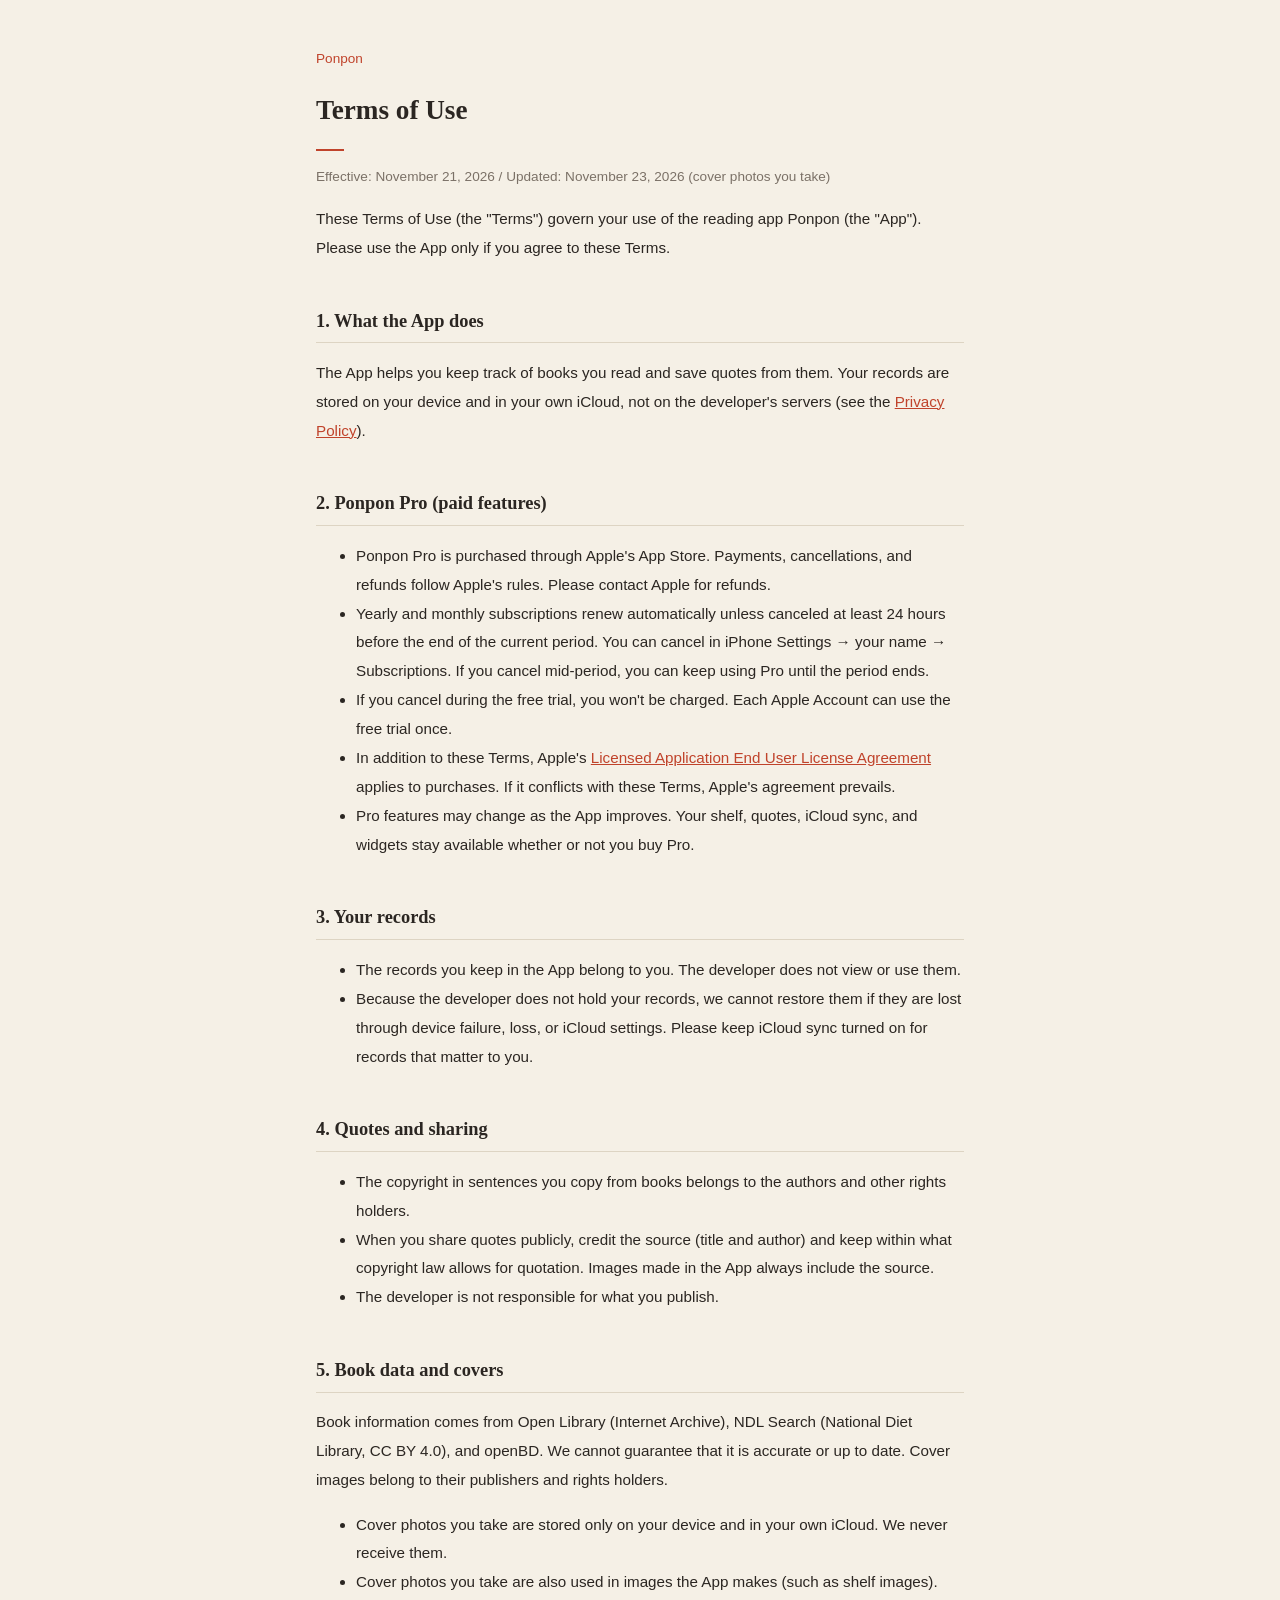
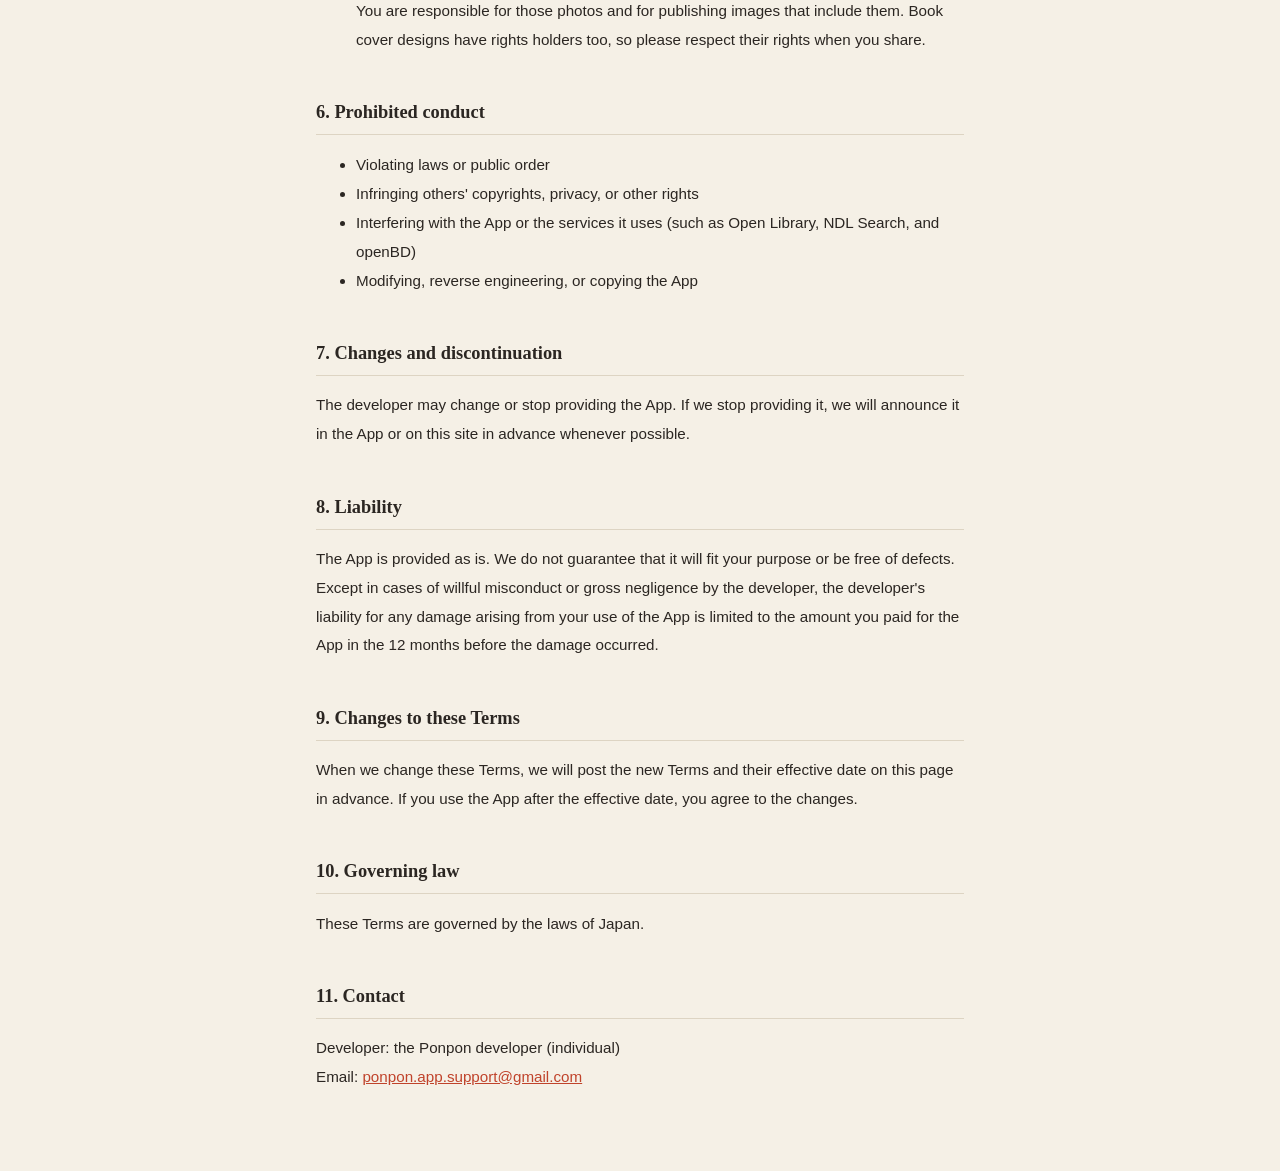
<file: en/terms.html>
<!doctype html>
<html lang="en">
<head>
<meta charset="utf-8">
<meta name="viewport" content="width=device-width, initial-scale=1">
<title>Terms of Use | Ponpon</title>
<link rel="stylesheet" href="../style.css">
</head>
<body>
<main>
<p class="back"><a href="./">Ponpon</a></p>
<h1>Terms of Use</h1>
<p class="meta">Effective: November 21, 2026 / Updated: November 23, 2026 (cover photos you take)</p>

<p>These Terms of Use (the "Terms") govern your use of the reading app Ponpon (the "App"). Please use the App only if you agree to these Terms.</p>

<h2>1. What the App does</h2>
<p>The App helps you keep track of books you read and save quotes from them. Your records are stored on your device and in your own iCloud, not on the developer's servers (see the <a href="privacy.html">Privacy Policy</a>).</p>

<h2>2. Ponpon Pro (paid features)</h2>
<ul>
<li>Ponpon Pro is purchased through Apple's App Store. Payments, cancellations, and refunds follow Apple's rules. Please contact Apple for refunds.</li>
<li>Yearly and monthly subscriptions renew automatically unless canceled at least 24 hours before the end of the current period. You can cancel in iPhone Settings → your name → Subscriptions. If you cancel mid-period, you can keep using Pro until the period ends.</li>
<li>If you cancel during the free trial, you won't be charged. Each Apple Account can use the free trial once.</li>
<li>In addition to these Terms, Apple's <a href="https://www.apple.com/legal/internet-services/itunes/dev/stdeula/">Licensed Application End User License Agreement</a> applies to purchases. If it conflicts with these Terms, Apple's agreement prevails.</li>
<li>Pro features may change as the App improves. Your shelf, quotes, iCloud sync, and widgets stay available whether or not you buy Pro.</li>
</ul>

<h2>3. Your records</h2>
<ul>
<li>The records you keep in the App belong to you. The developer does not view or use them.</li>
<li>Because the developer does not hold your records, we cannot restore them if they are lost through device failure, loss, or iCloud settings. Please keep iCloud sync turned on for records that matter to you.</li>
</ul>

<h2>4. Quotes and sharing</h2>
<ul>
<li>The copyright in sentences you copy from books belongs to the authors and other rights holders.</li>
<li>When you share quotes publicly, credit the source (title and author) and keep within what copyright law allows for quotation. Images made in the App always include the source.</li>
<li>The developer is not responsible for what you publish.</li>
</ul>

<h2>5. Book data and covers</h2>
<p>Book information comes from Open Library (Internet Archive), NDL Search (National Diet Library, CC BY 4.0), and openBD. We cannot guarantee that it is accurate or up to date. Cover images belong to their publishers and rights holders.</p>
<ul>
<li>Cover photos you take are stored only on your device and in your own iCloud. We never receive them.</li>
<li>Cover photos you take are also used in images the App makes (such as shelf images). You are responsible for those photos and for publishing images that include them. Book cover designs have rights holders too, so please respect their rights when you share.</li>
</ul>

<h2>6. Prohibited conduct</h2>
<ul>
<li>Violating laws or public order</li>
<li>Infringing others' copyrights, privacy, or other rights</li>
<li>Interfering with the App or the services it uses (such as Open Library, NDL Search, and openBD)</li>
<li>Modifying, reverse engineering, or copying the App</li>
</ul>

<h2>7. Changes and discontinuation</h2>
<p>The developer may change or stop providing the App. If we stop providing it, we will announce it in the App or on this site in advance whenever possible.</p>

<h2>8. Liability</h2>
<p>The App is provided as is. We do not guarantee that it will fit your purpose or be free of defects. Except in cases of willful misconduct or gross negligence by the developer, the developer's liability for any damage arising from your use of the App is limited to the amount you paid for the App in the 12 months before the damage occurred.</p>

<h2>9. Changes to these Terms</h2>
<p>When we change these Terms, we will post the new Terms and their effective date on this page in advance. If you use the App after the effective date, you agree to the changes.</p>

<h2>10. Governing law</h2>
<p>These Terms are governed by the laws of Japan.</p>

<h2>11. Contact</h2>
<p>Developer: the Ponpon developer (individual)<br>Email: <a href="mailto:ponpon.app.support@gmail.com">ponpon.app.support@gmail.com</a></p>
</main>
</body>
</html>
</file>
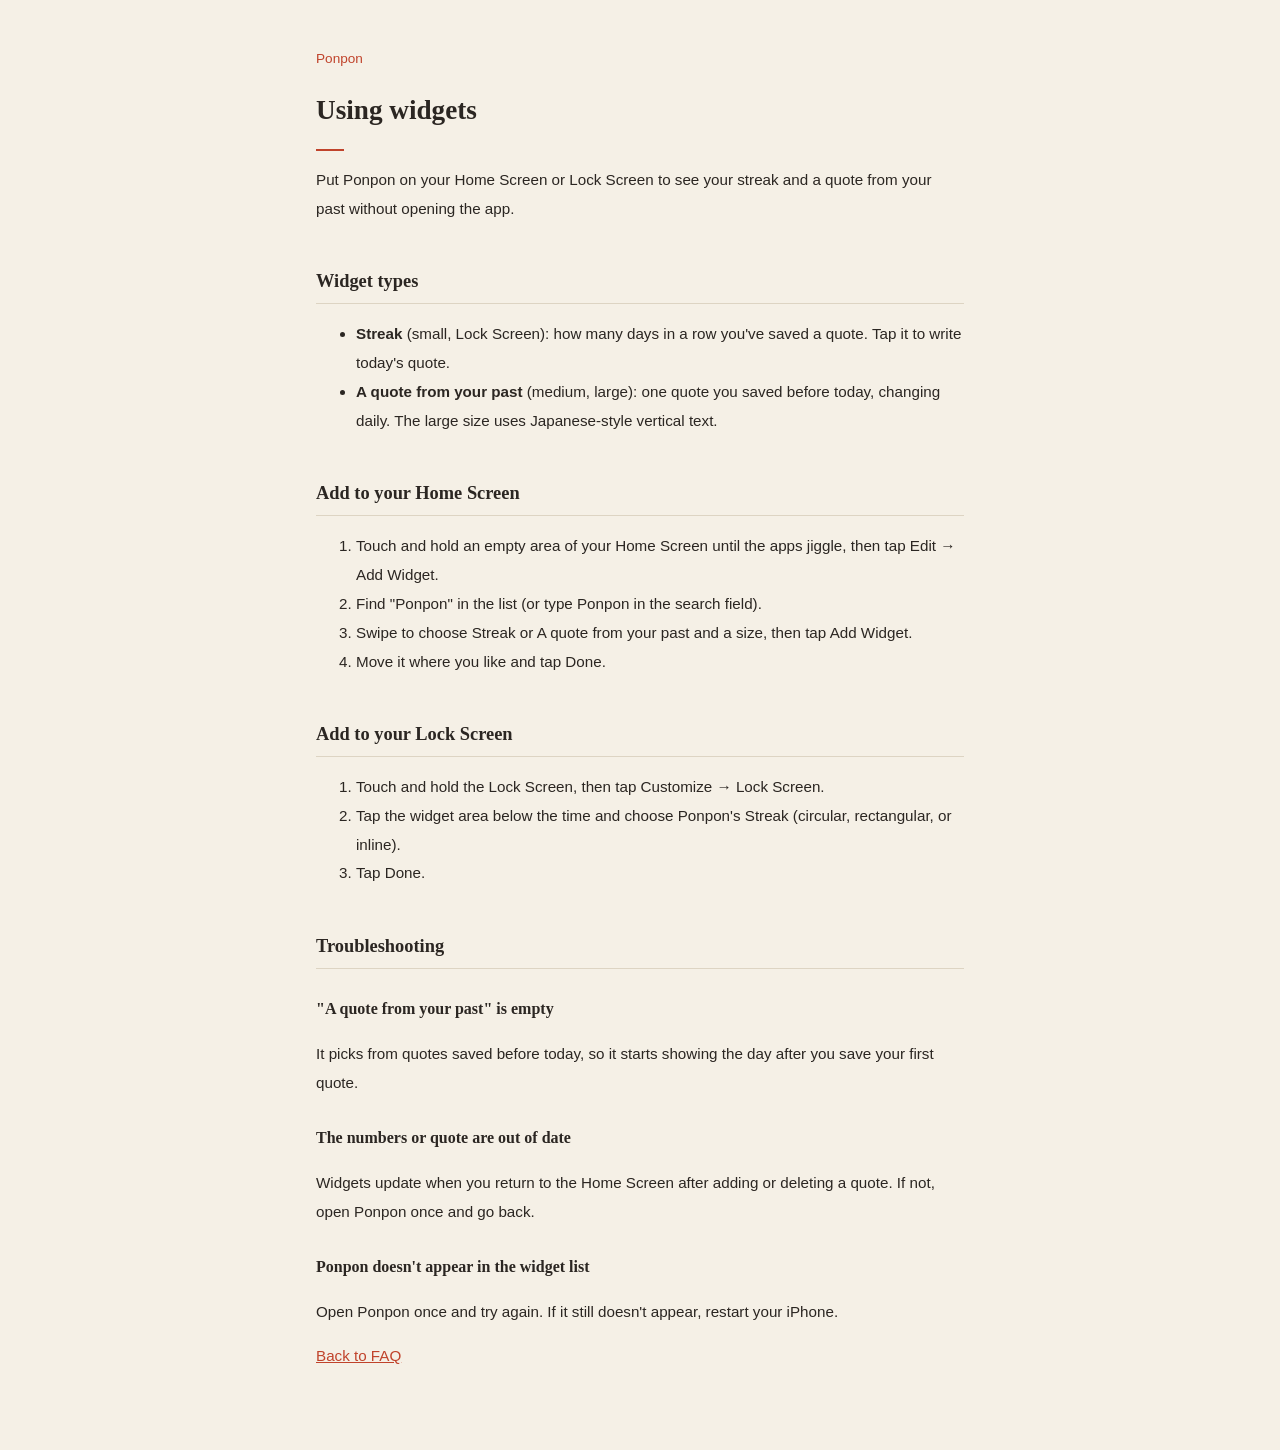
<file: en/widgets.html>
<!doctype html>
<html lang="en">
<head>
<meta charset="utf-8">
<meta name="viewport" content="width=device-width, initial-scale=1">
<title>Widgets | Ponpon</title>
<link rel="stylesheet" href="../style.css">
</head>
<body>
<main>
<p class="back"><a href="./">Ponpon</a></p>
<h1>Using widgets</h1>
<p>Put Ponpon on your Home Screen or Lock Screen to see your streak and a quote from your past without opening the app.</p>

<h2>Widget types</h2>
<ul>
<li><strong>Streak</strong> (small, Lock Screen): how many days in a row you've saved a quote. Tap it to write today's quote.</li>
<li><strong>A quote from your past</strong> (medium, large): one quote you saved before today, changing daily. The large size uses Japanese-style vertical text.</li>
</ul>

<h2>Add to your Home Screen</h2>
<ol>
<li>Touch and hold an empty area of your Home Screen until the apps jiggle, then tap Edit → Add Widget.</li>
<li>Find "Ponpon" in the list (or type Ponpon in the search field).</li>
<li>Swipe to choose Streak or A quote from your past and a size, then tap Add Widget.</li>
<li>Move it where you like and tap Done.</li>
</ol>

<h2>Add to your Lock Screen</h2>
<ol>
<li>Touch and hold the Lock Screen, then tap Customize → Lock Screen.</li>
<li>Tap the widget area below the time and choose Ponpon's Streak (circular, rectangular, or inline).</li>
<li>Tap Done.</li>
</ol>

<h2>Troubleshooting</h2>
<h3>"A quote from your past" is empty</h3>
<p>It picks from quotes saved before today, so it starts showing the day after you save your first quote.</p>
<h3>The numbers or quote are out of date</h3>
<p>Widgets update when you return to the Home Screen after adding or deleting a quote. If not, open Ponpon once and go back.</p>
<h3>Ponpon doesn't appear in the widget list</h3>
<p>Open Ponpon once and try again. If it still doesn't appear, restart your iPhone.</p>

<p><a href="support.html">Back to FAQ</a></p>
</main>
</body>
</html>
</file>
<file: style.css>
:root {
  --paper: #F5F0E6;
  --card: #FFFDF8;
  --ink: #2B2622;
  --sub: #7B7167;
  --accent: #C0432B;
  --line: #DDD4C3;
}
@media (prefers-color-scheme: dark) {
  :root { --paper: #191714; --card: #25221D; --ink: #ECE5D8; --sub: #A0978A; --accent: #E26A50; --line: #3A352E; }
}
* { box-sizing: border-box; }
body {
  margin: 0;
  background: var(--paper);
  color: var(--ink);
  font-family: "Hiragino Mincho ProN", "Yu Mincho", serif;
  line-height: 1.9;
}
main { max-width: 680px; margin: 0 auto; padding: 32px 16px 64px; }
h1 { font-size: 1.7rem; margin: 0.4em 0 0.2em; }
h1::after { content: ""; display: block; width: 28px; height: 2px; background: var(--accent); margin-top: 12px; }
h2 { font-size: 1.15rem; margin-top: 2.2em; border-bottom: 1px solid var(--line); padding-bottom: 4px; }
h3 { font-size: 1rem; margin: 1.6em 0 0.2em; }
p, li { font-family: -apple-system, "Hiragino Sans", sans-serif; font-size: 0.95rem; }
a { color: var(--accent); }
.meta, .back { color: var(--sub); font-size: 0.85rem; }
.back a { text-decoration: none; }
.hero { text-align: center; padding: 40px 0 8px; }
.hero img { width: 120px; height: 120px; border-radius: 26px; box-shadow: 0 8px 24px rgba(0,0,0,.12); }
.hero p { font-family: "Hiragino Mincho ProN", serif; font-size: 1.05rem; color: var(--sub); }
.links { display: flex; gap: 16px; justify-content: center; flex-wrap: wrap; margin-top: 24px; }
.hero h1 { margin-top: 20px; }
.hero h1::after { margin: 12px auto 0; }

/* トップ(紹介のページ) */
.lp .cta { display: inline-block; margin-top: 18px; padding: 12px 28px; border-radius: 999px; background: var(--accent); color: var(--card);
  font-family: -apple-system, "Hiragino Sans", sans-serif; font-weight: 600; text-decoration: none; }
.lp .note { font-size: 0.85rem; margin-top: 10px; }
.lp .demo { display: block; width: min(320px, 100%); margin: 28px auto 8px; border-radius: 18px; border: 1px solid var(--line); background: var(--card); }
.lp .feature { display: flex; gap: 20px; align-items: center; margin-top: 40px; }
.lp .feature img { width: 42%; max-width: 260px; border-radius: 14px; border: 1px solid var(--line); flex: none; }
.lp .feature div { min-width: 0; }
.lp .feature h2 { border: 0; margin-top: 0; }
.lp .feature:nth-of-type(even) { flex-direction: row-reverse; }
@media (max-width: 520px) { .lp .feature, .lp .feature:nth-of-type(even) { flex-direction: column; } .lp .feature img { width: 70%; } }
</file>
